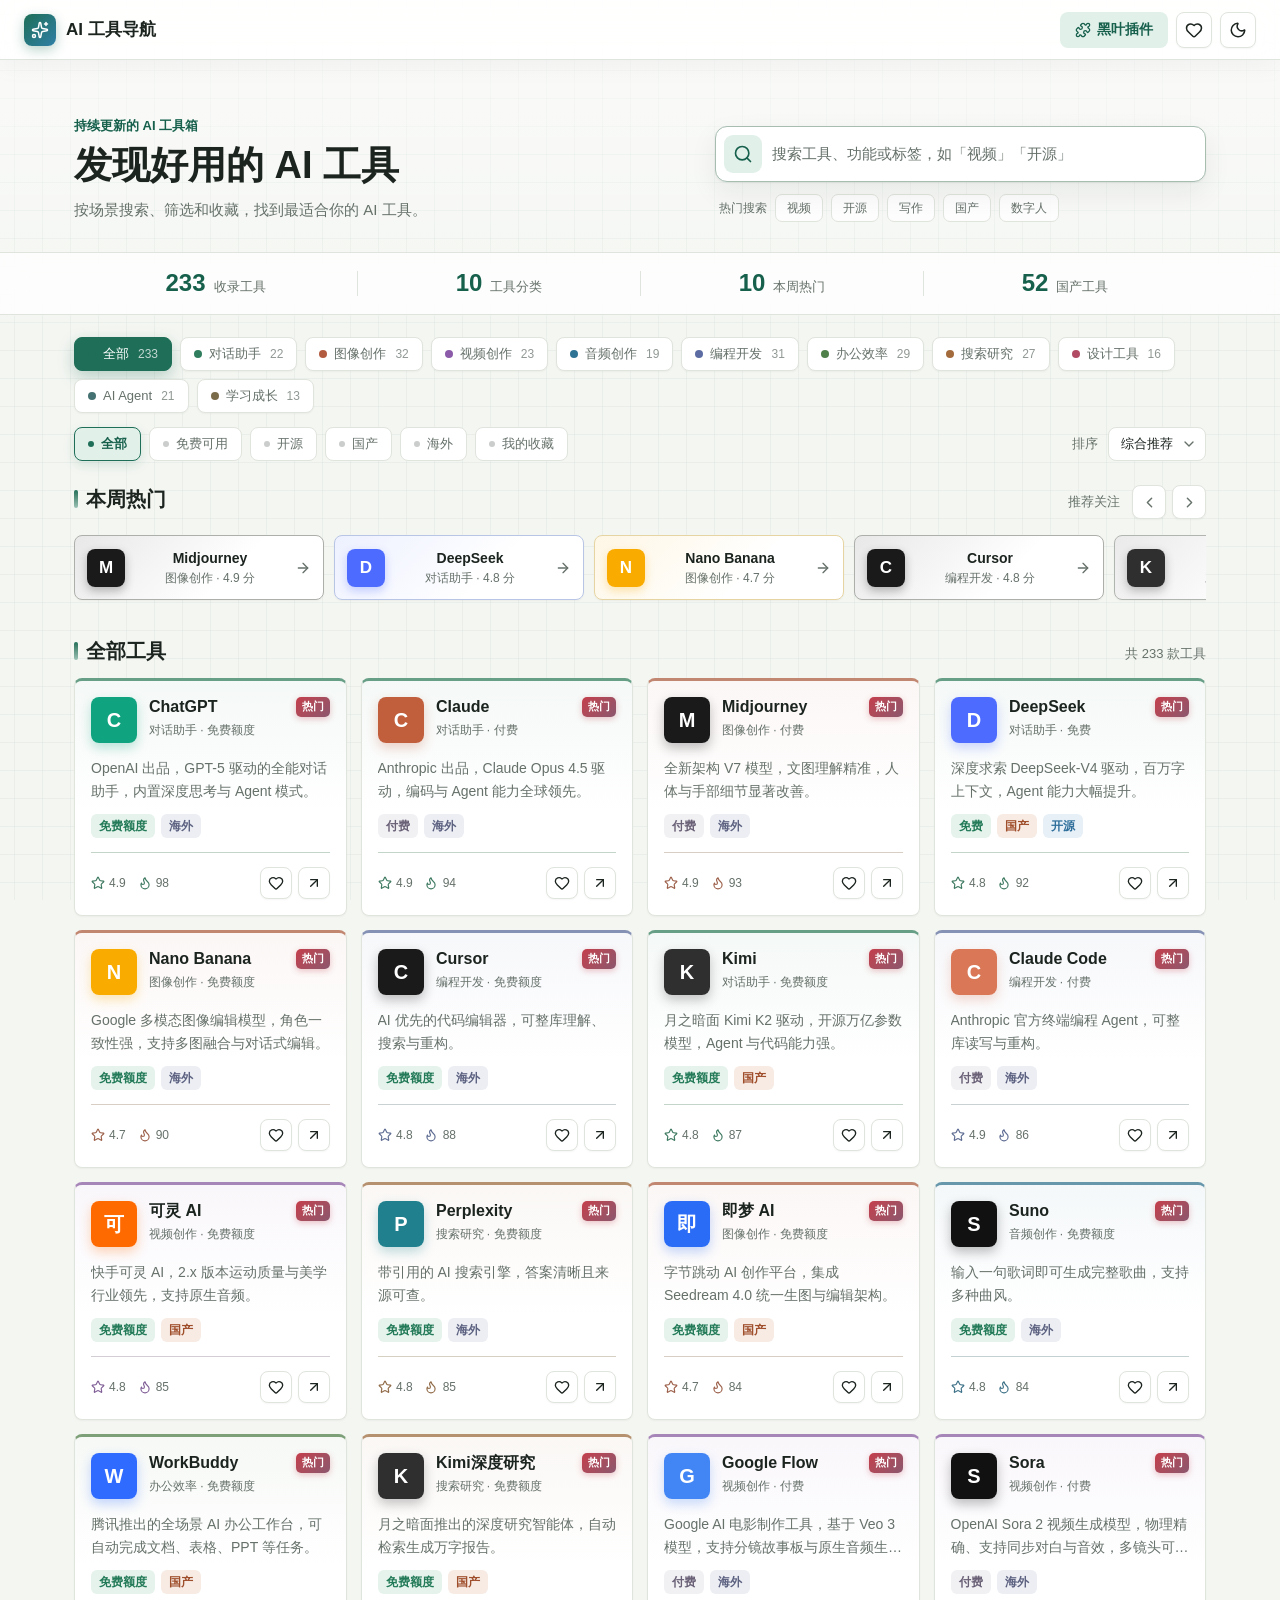
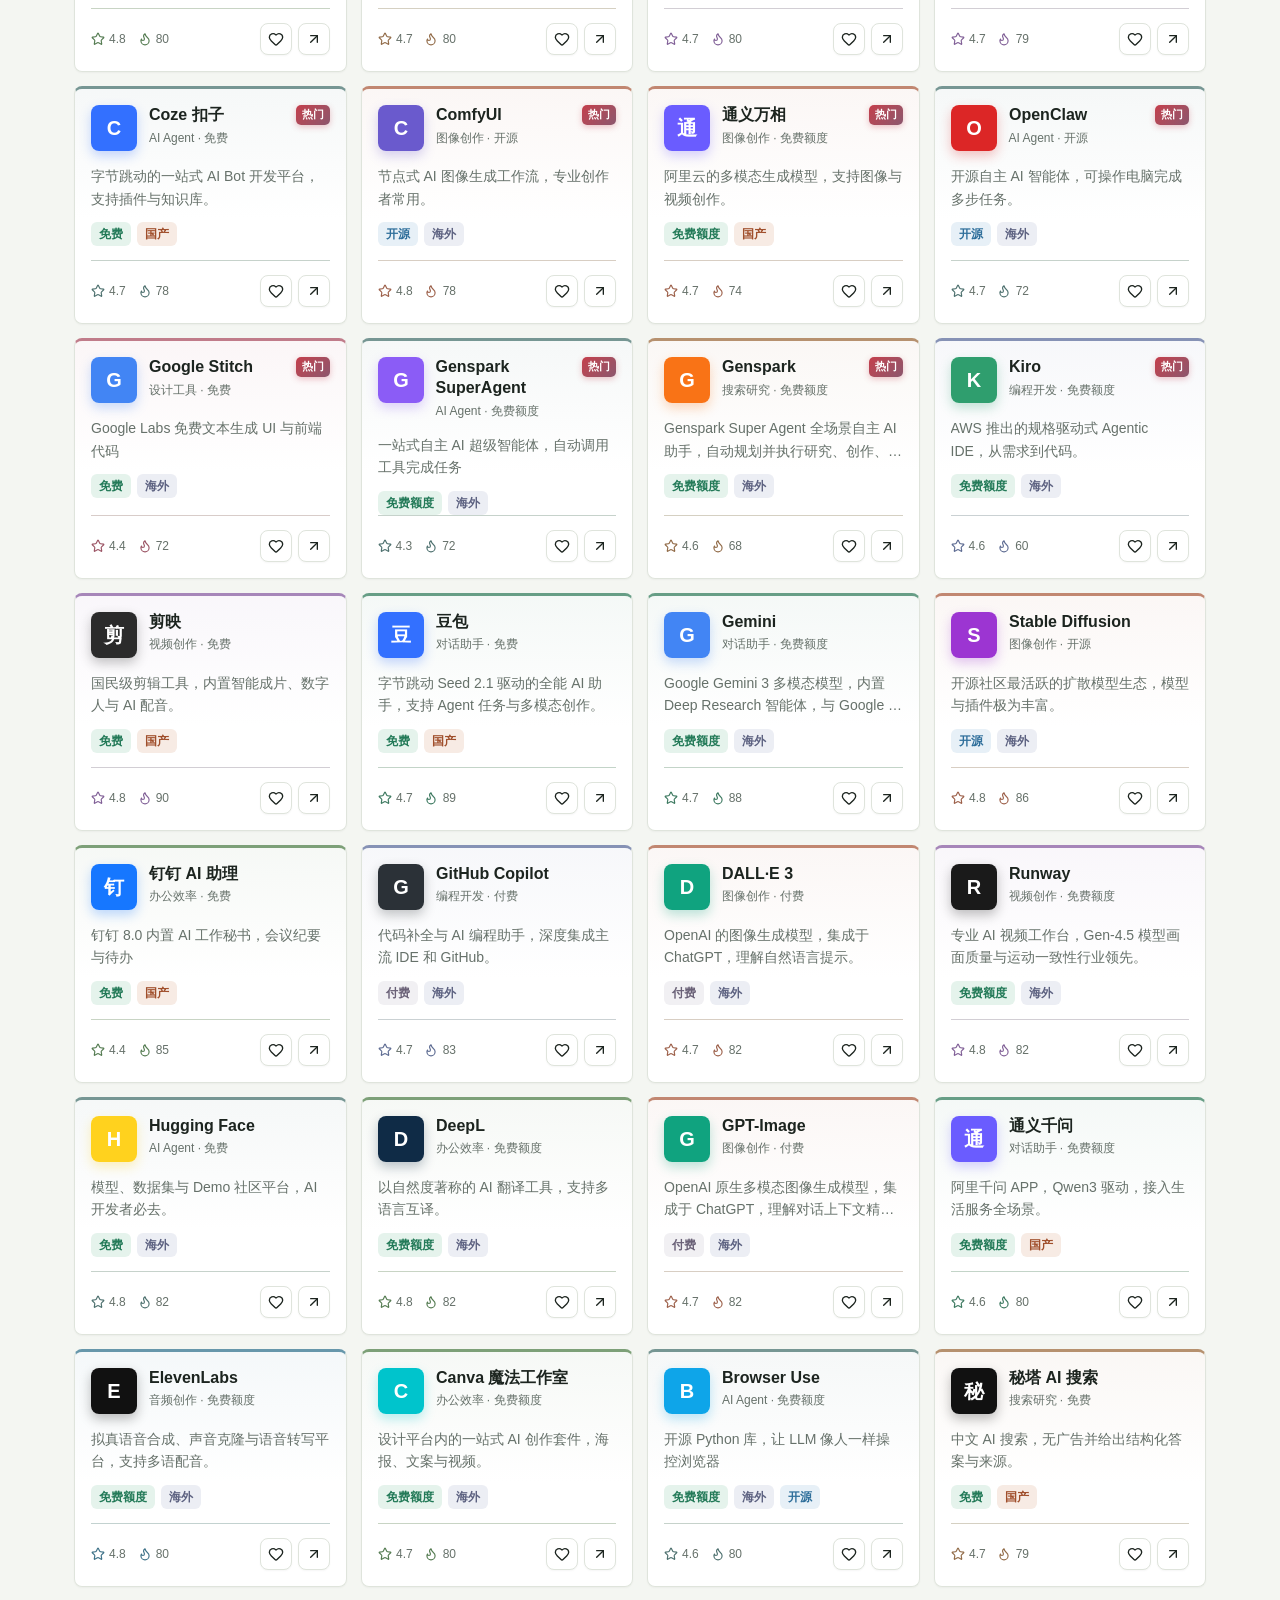
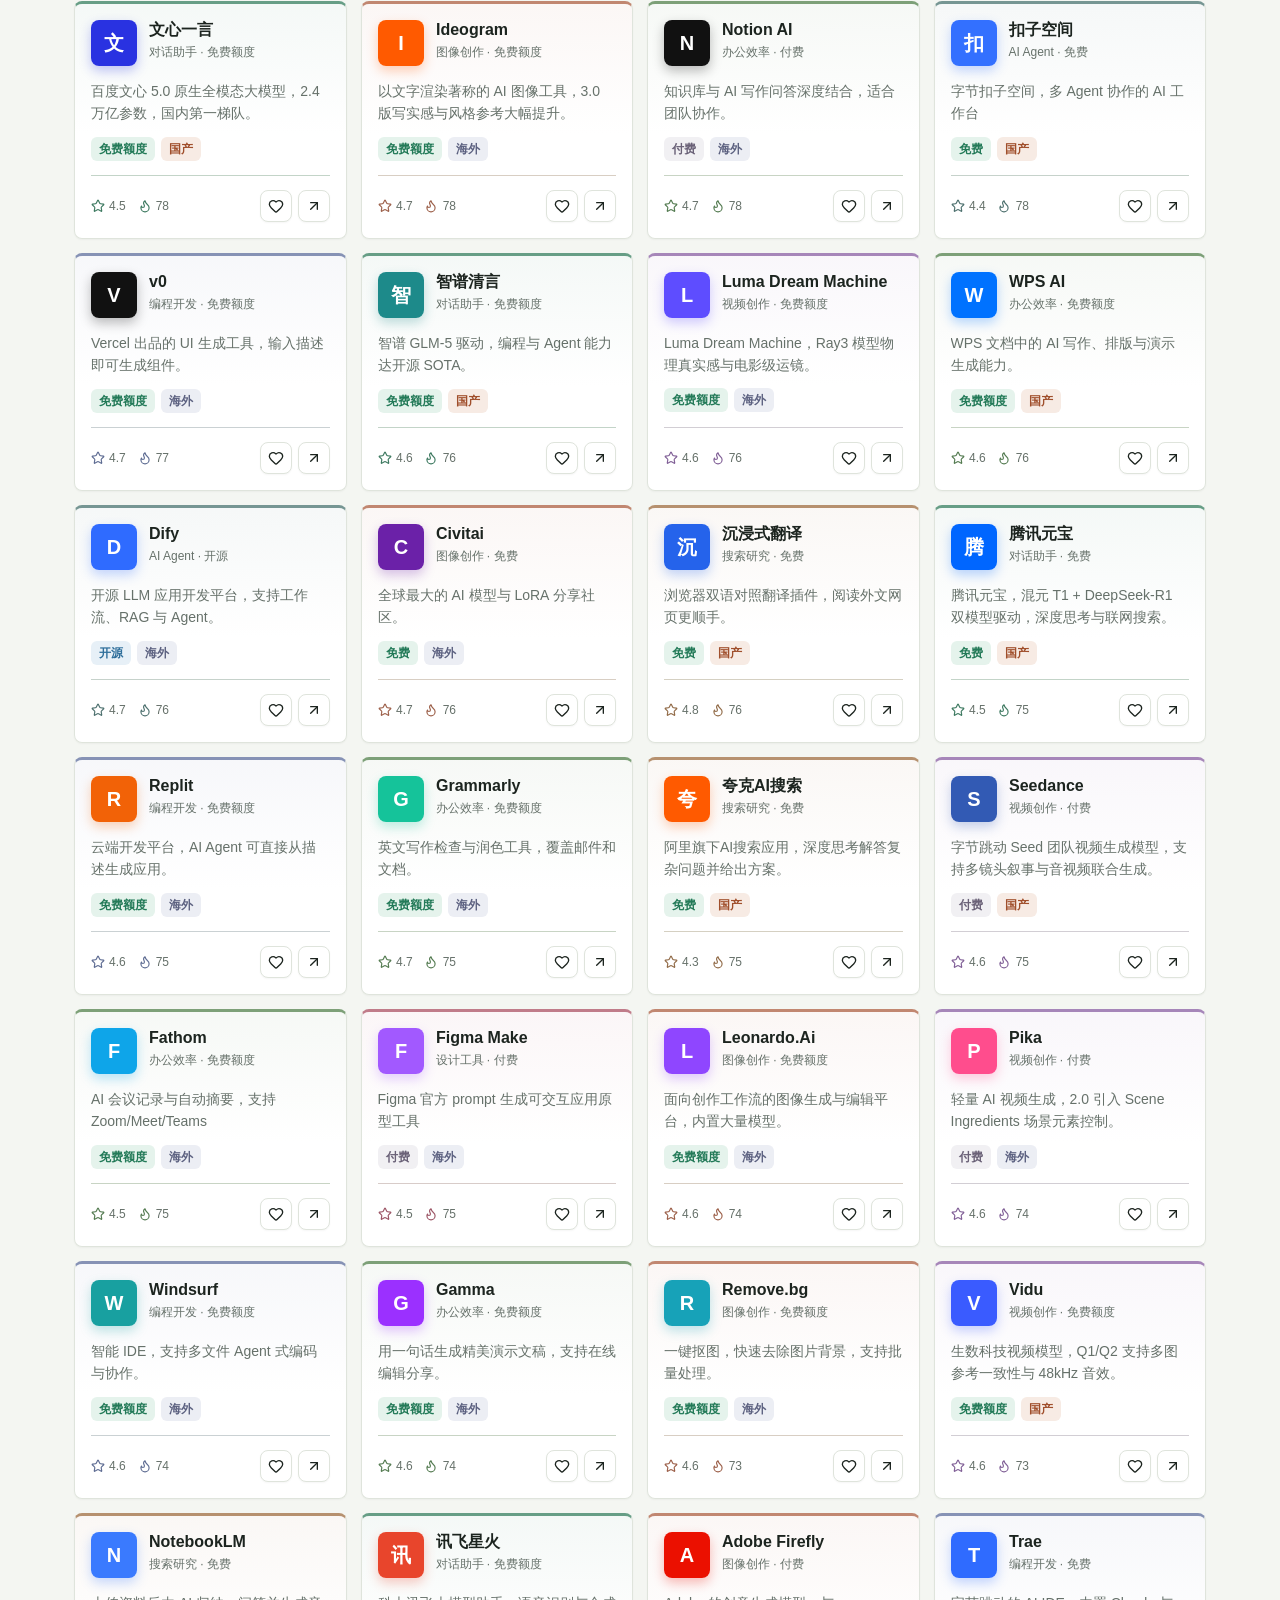
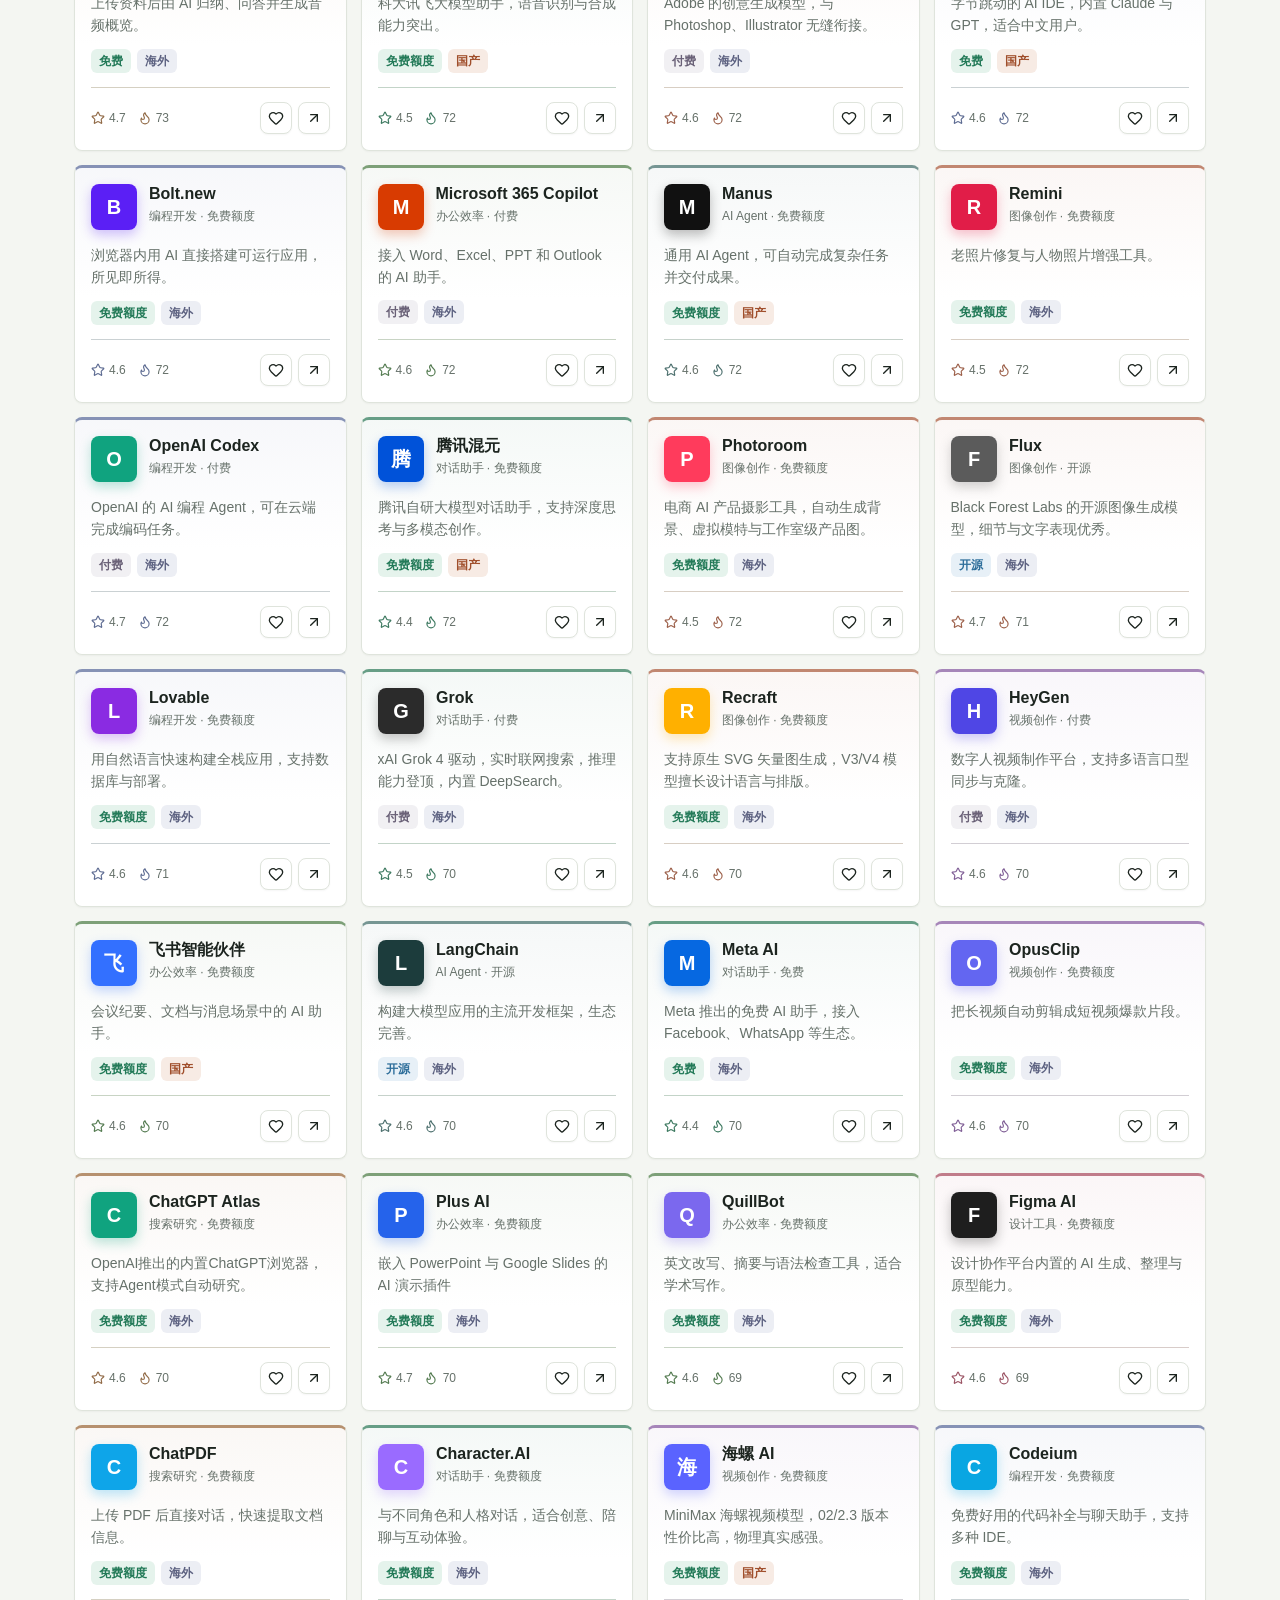
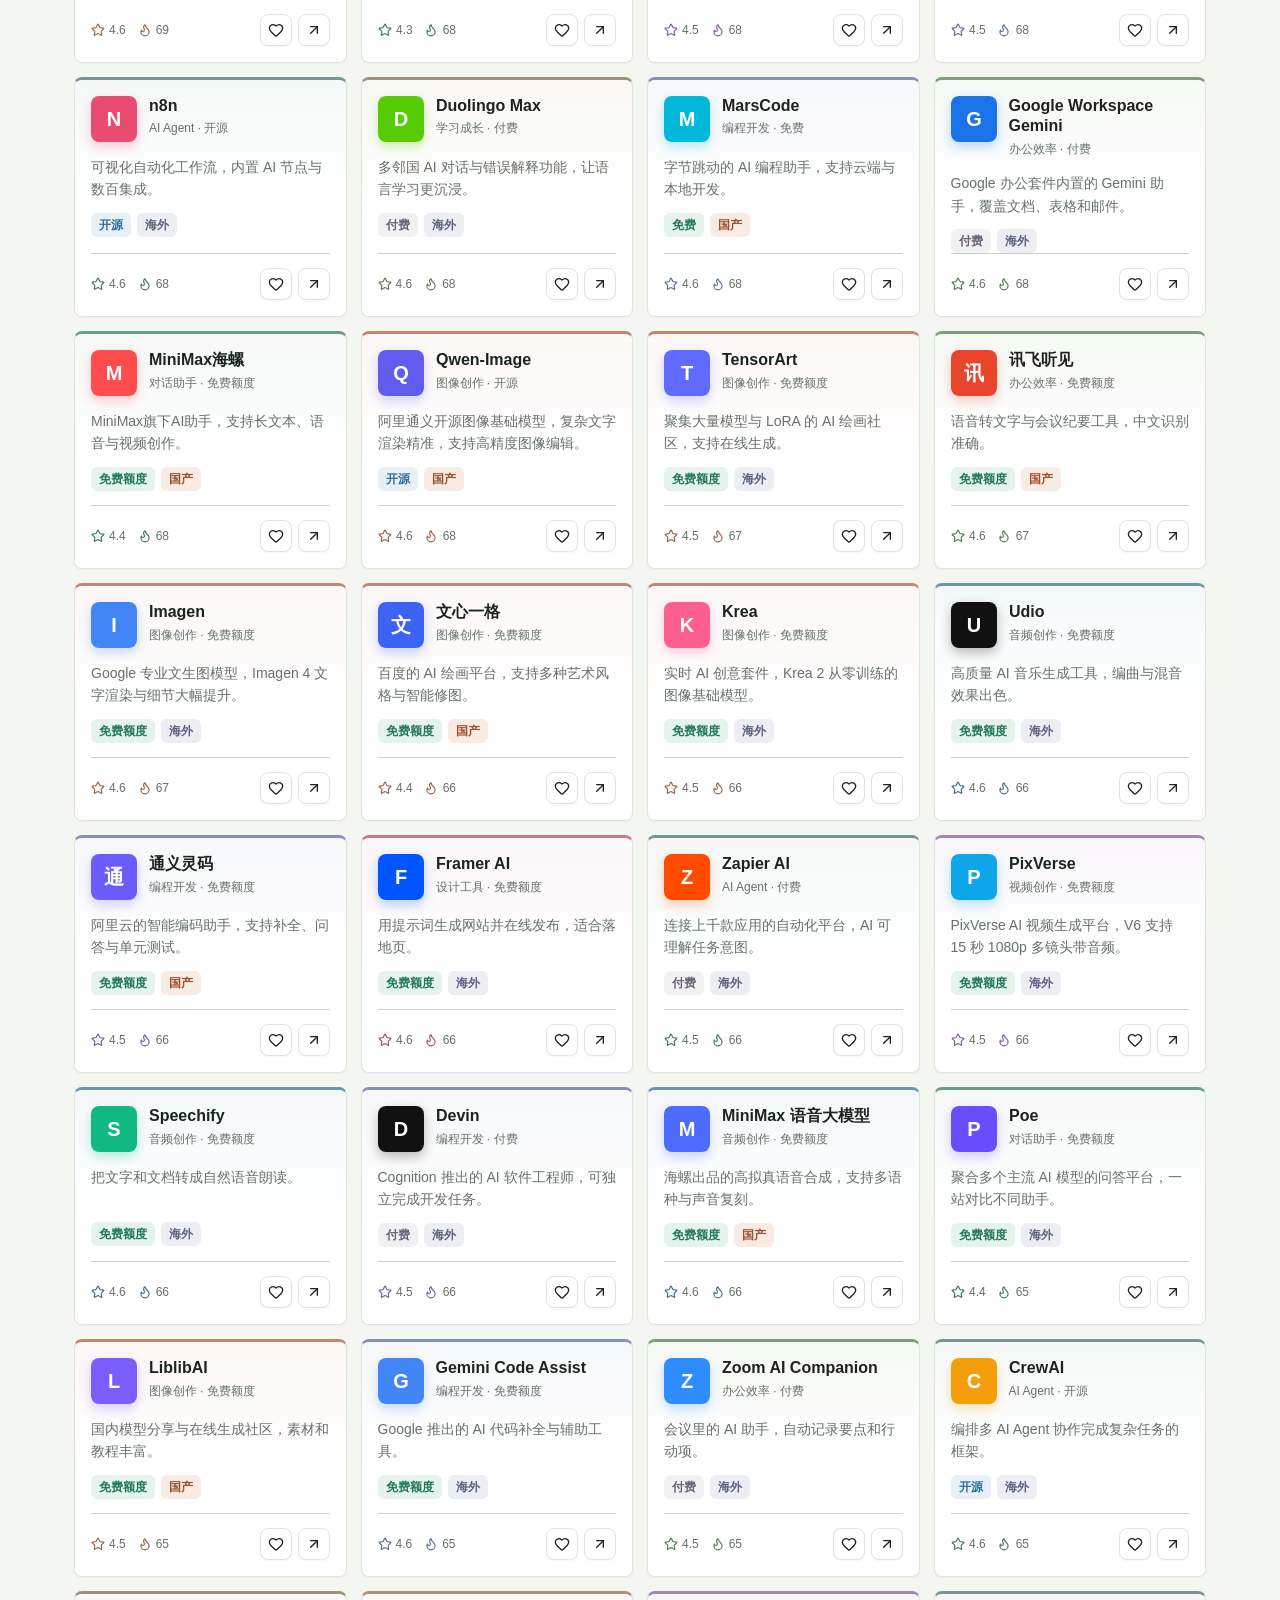
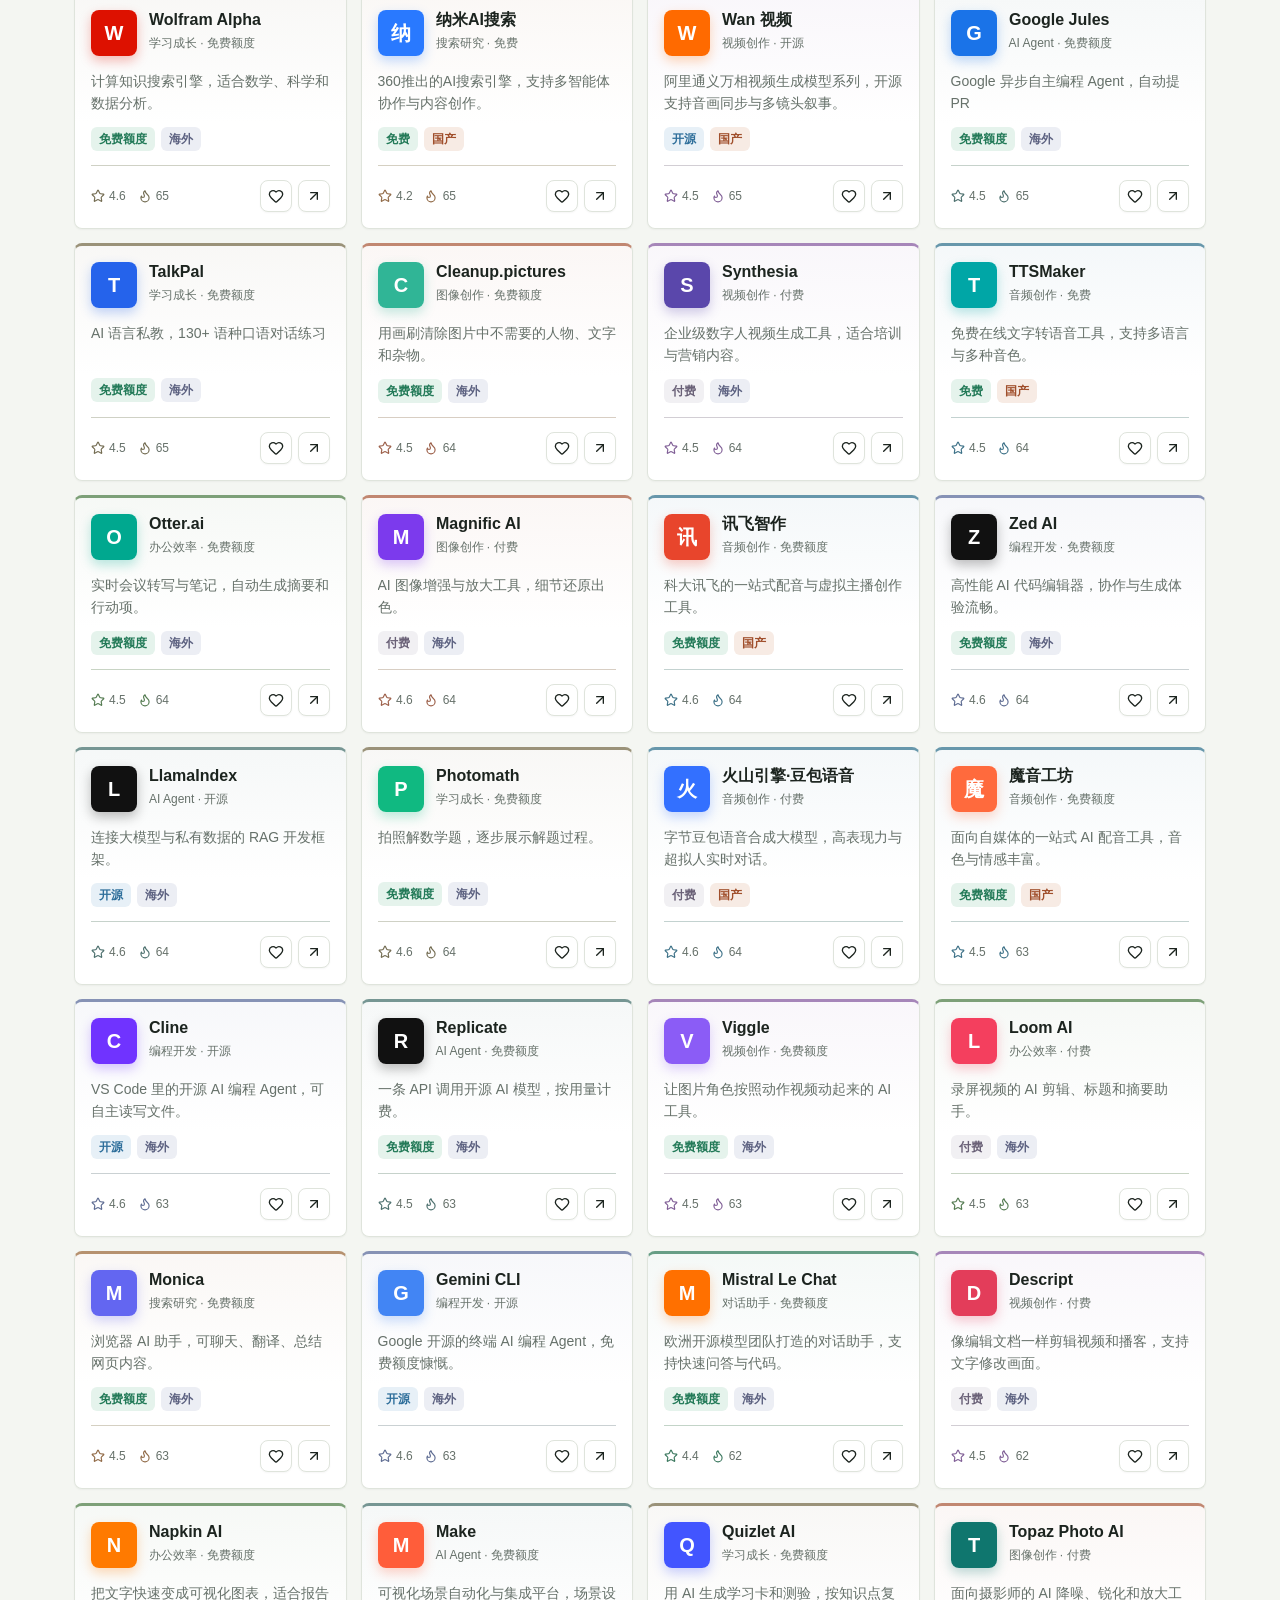
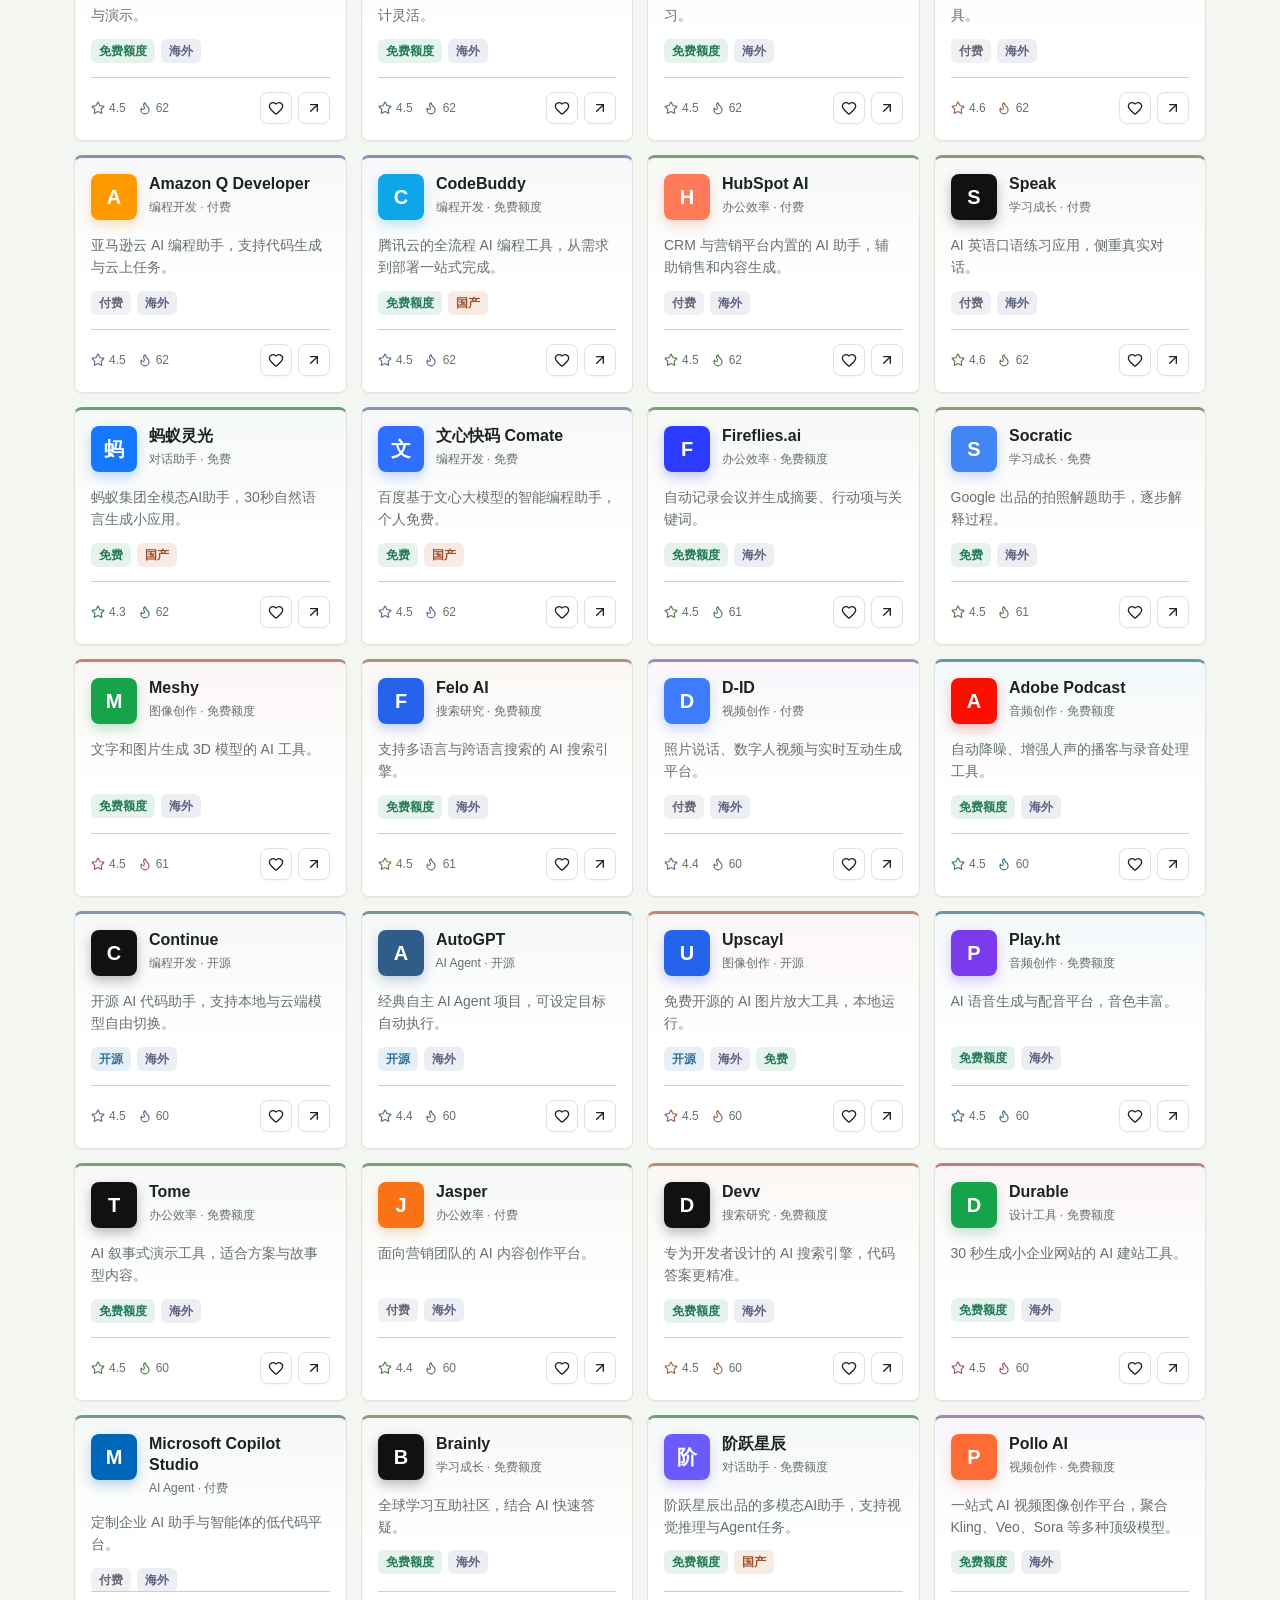
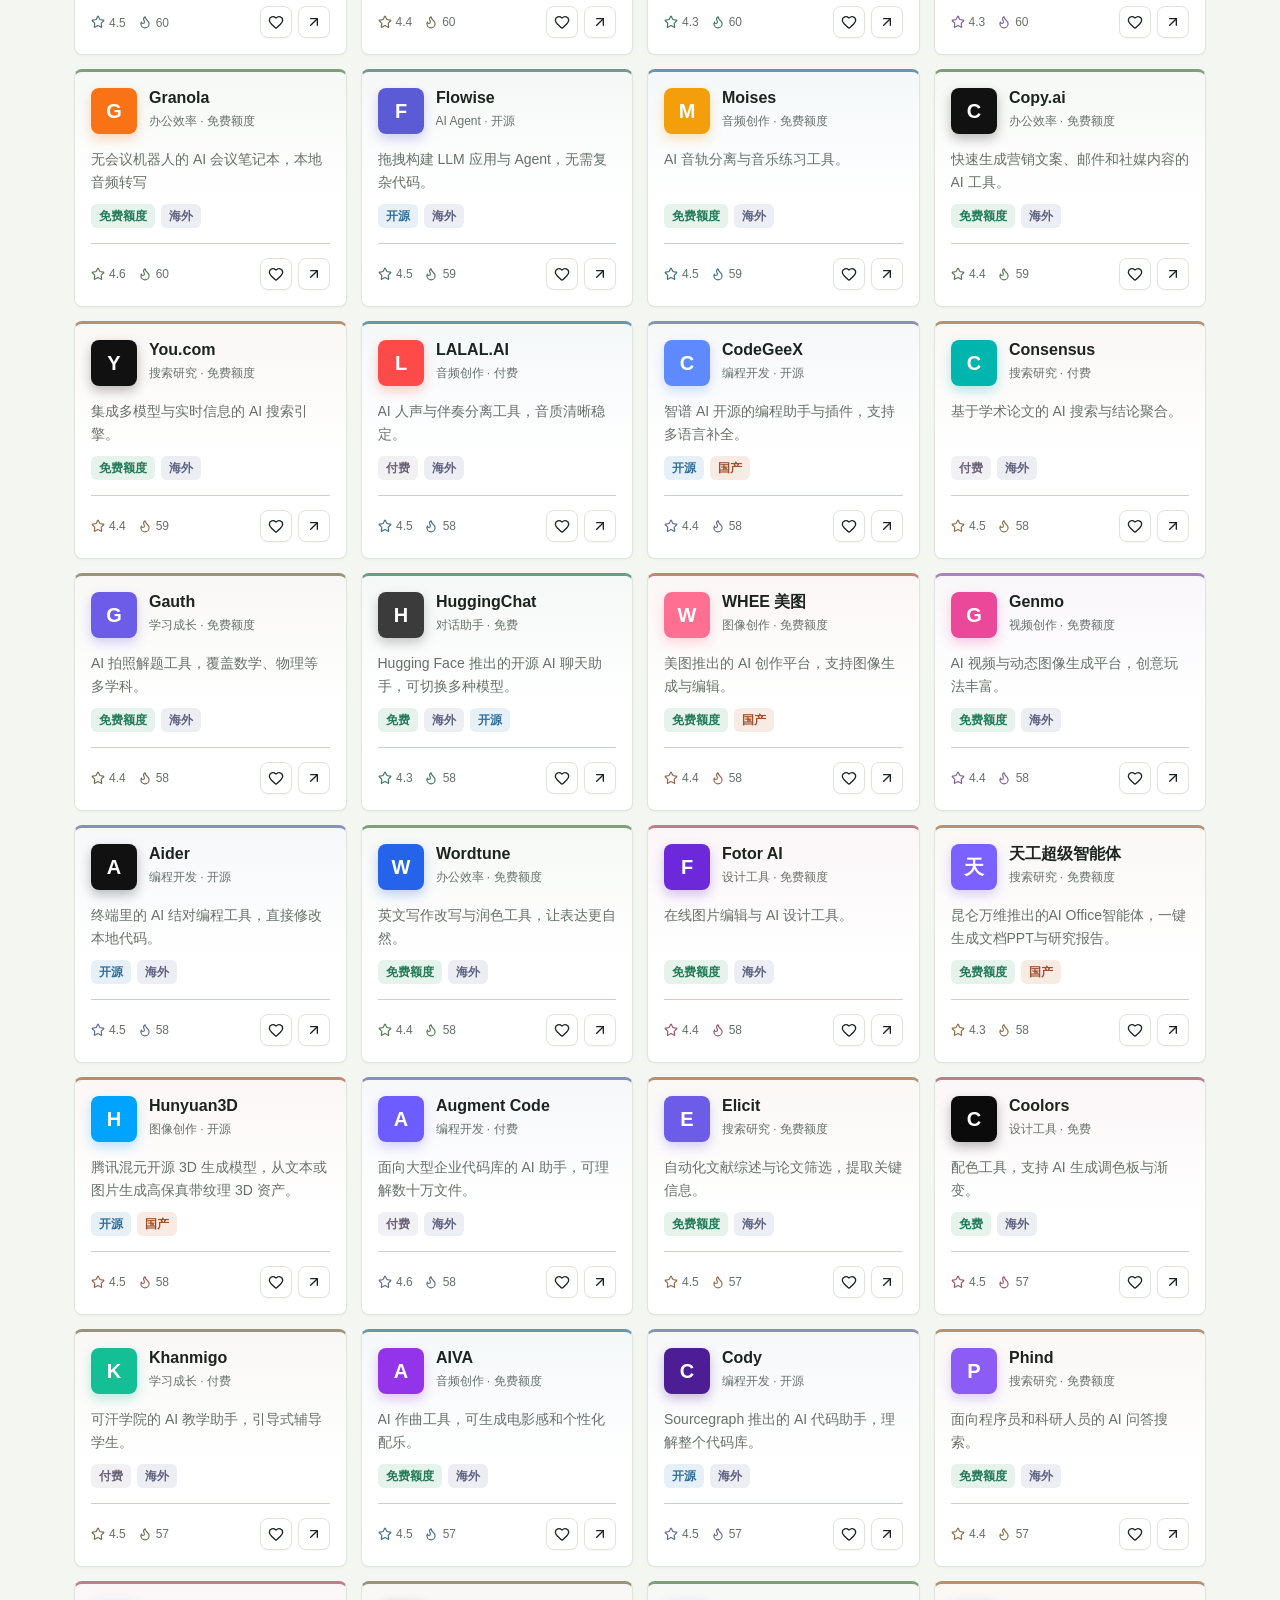
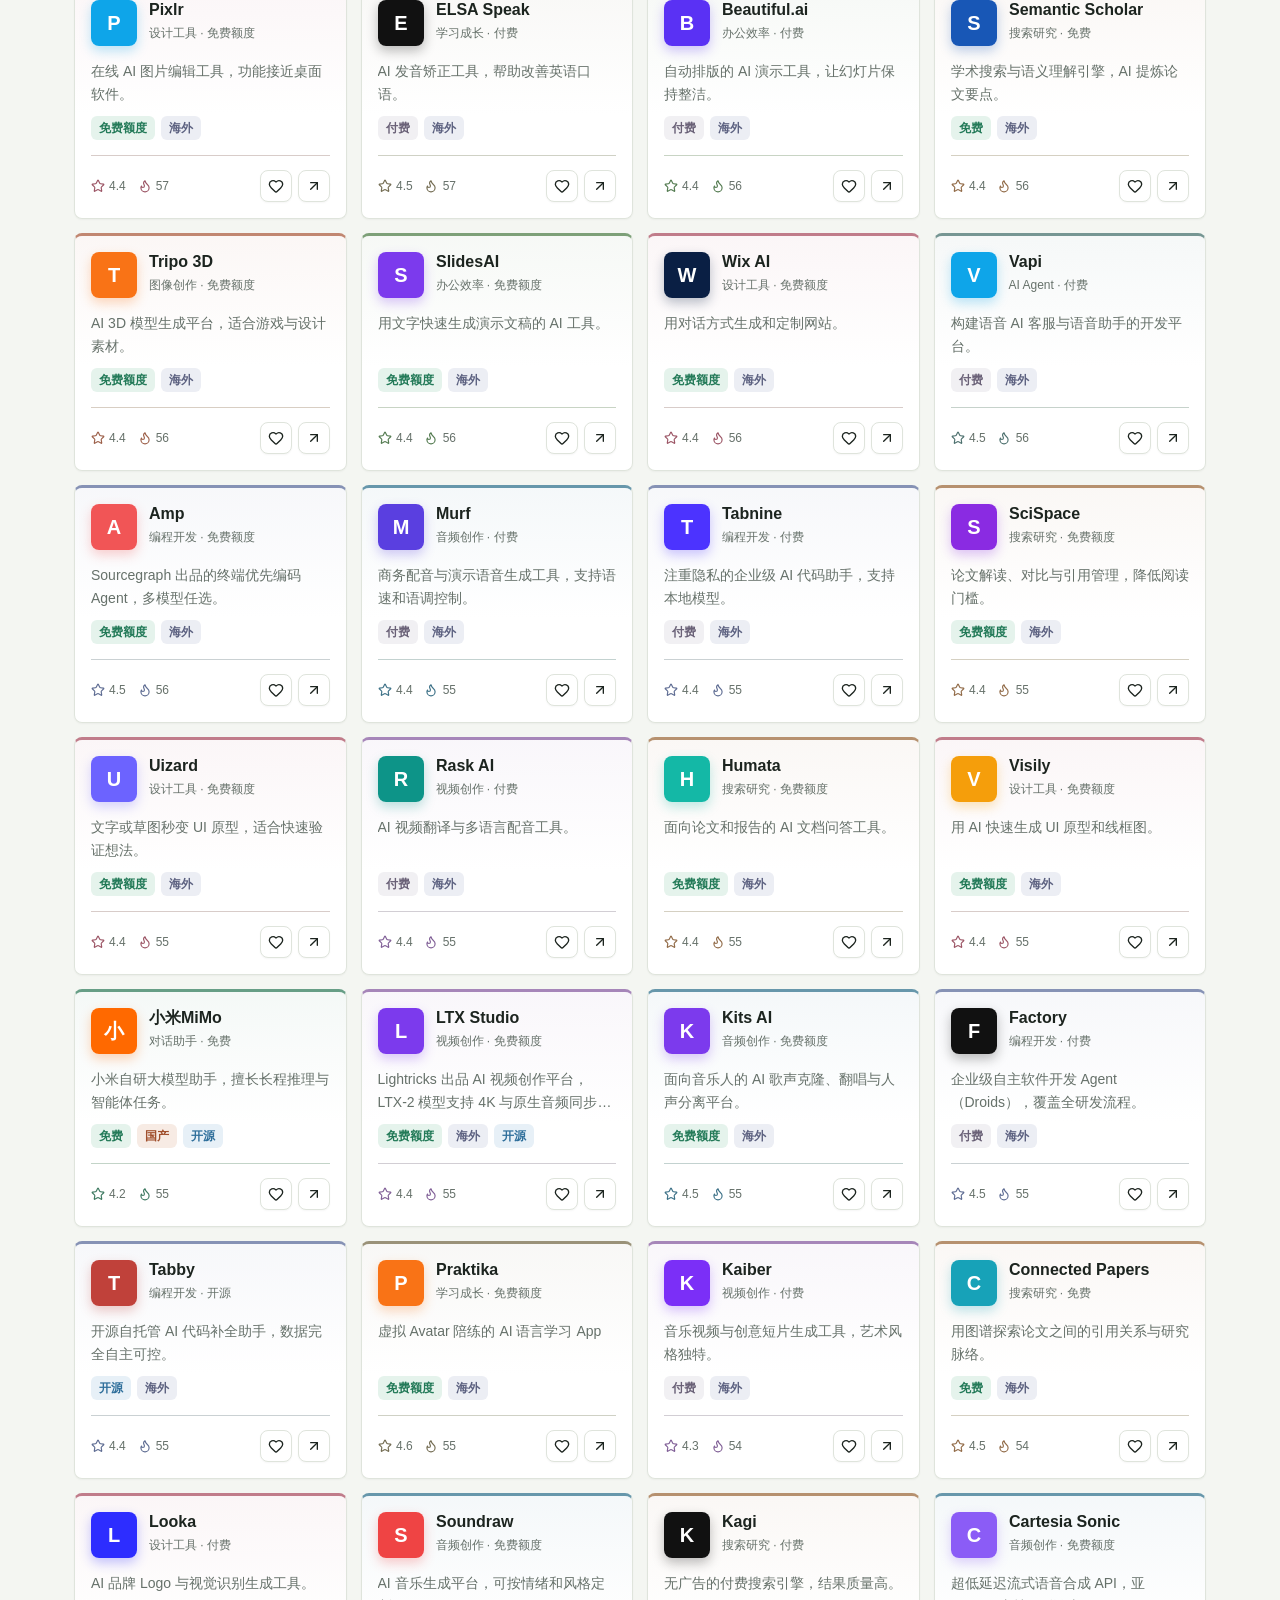
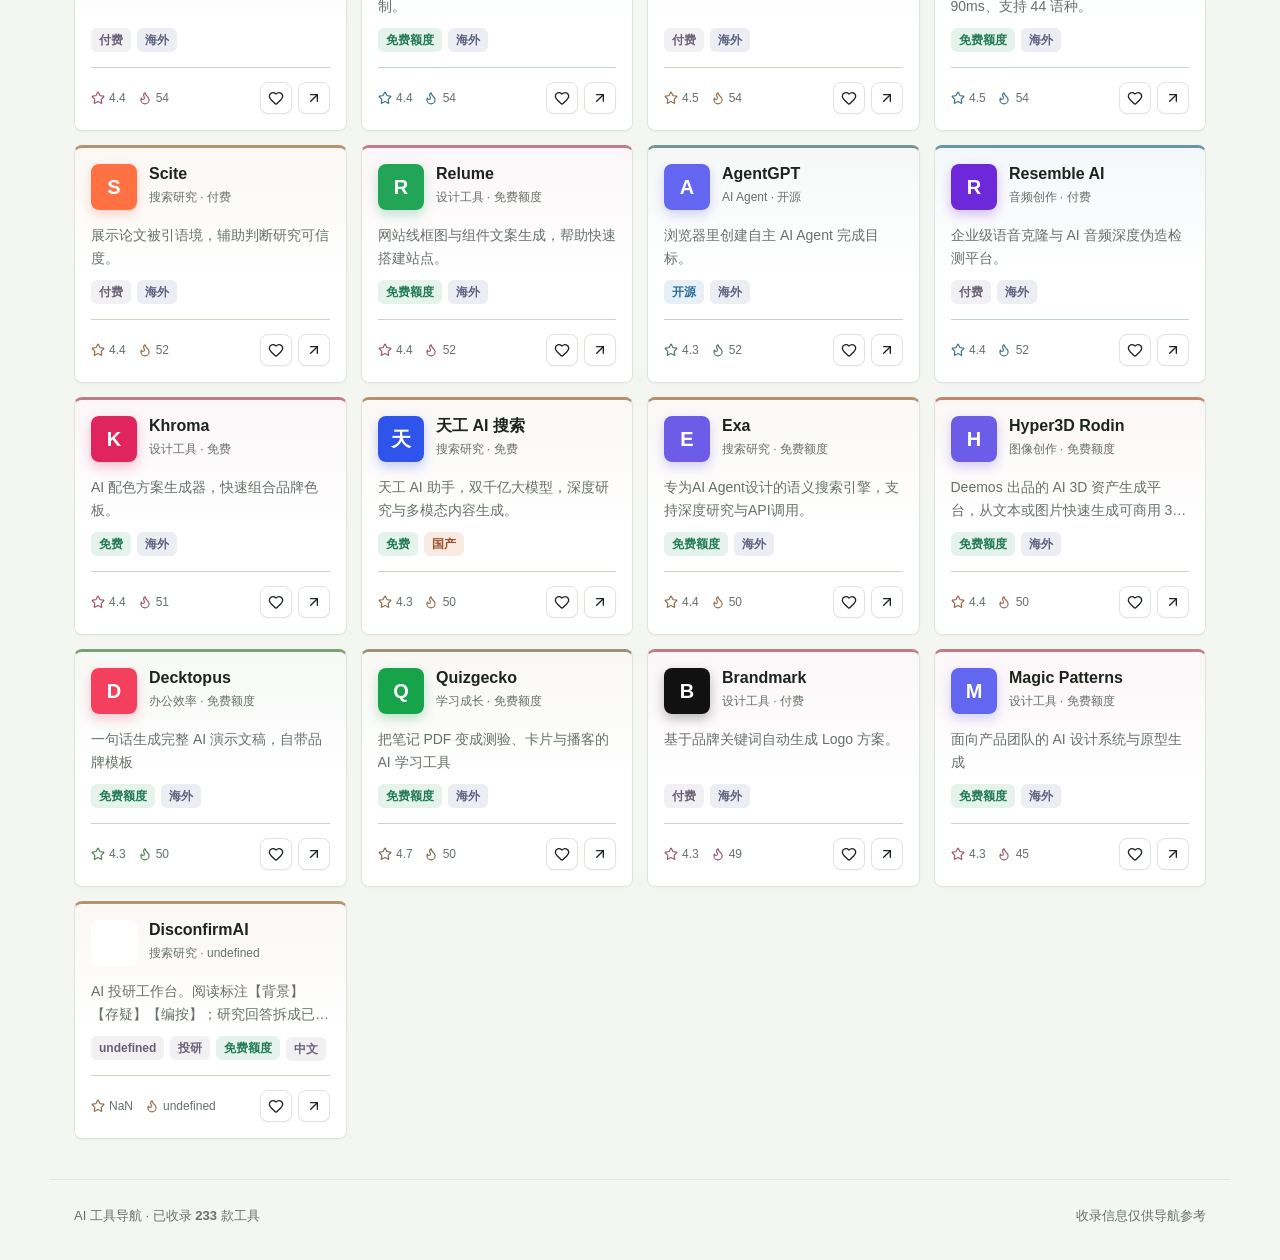
<file: index.html>
<!doctype html>
<html lang="zh-CN">
<head>
  <meta charset="utf-8">
  <meta name="viewport" content="width=device-width, initial-scale=1">
  <title>AI 工具导航</title>
  <meta name="description" content="一站发现、筛选和收藏好用的 AI 工具，覆盖对话、图像、视频、编程、办公、搜索、设计与 Agent。">
  <link rel="stylesheet" href="styles.css">
</head>
<body>
    <header class="topbar">
      <a class="brand" href="#" aria-label="AI 工具导航首页">
        <span class="brand-mark"><i data-lucide="sparkles"></i></span>
        <span class="brand-text">AI 工具导航</span>
      </a>
      <div class="topbar-actions">
        <a class="nav-btn" href="plugins.html" title="黑叶插件">
          <i data-lucide="puzzle"></i><span>黑叶插件</span>
        </a>
        <button id="favoriteBtn" class="icon-btn" type="button" aria-label="查看我的收藏" title="我的收藏">
          <i data-lucide="heart"></i>
          <span class="count-badge" id="favCount" hidden>0</span>
        </button>
        <button id="themeBtn" class="icon-btn" type="button" aria-label="切换深浅色模式" title="切换主题">
          <i data-lucide="moon"></i>
        </button>
      </div>
    </header>

    <main>
    <section class="hero" aria-label="站点头部">
      <div class="hero-copy">
        <p class="eyebrow">持续更新的 AI 工具箱</p>
        <h1>发现好用的 AI 工具</h1>
        <p class="hero-sub">按场景搜索、筛选和收藏，找到最适合你的 AI 工具。</p>
      </div>
      <div class="hero-search">
        <div class="search-box">
          <i data-lucide="search" class="search-icon"></i>
          <input id="searchInput" type="text" placeholder="搜索工具、功能或标签，如「视频」「开源」" autocomplete="off">
          <button id="clearSearch" class="clear-btn" type="button" aria-label="清空搜索" title="清空" hidden>
            <i data-lucide="x"></i>
          </button>
        </div>
        <div class="quick-searches" id="quickSearches" aria-label="热门搜索">
          <span class="quick-label">热门搜索</span>
          <button type="button" data-query="视频">视频</button>
          <button type="button" data-query="开源">开源</button>
          <button type="button" data-query="写作">写作</button>
          <button type="button" data-query="国产">国产</button>
          <button type="button" data-query="数字人">数字人</button>
        </div>
      </div>
    </section>

    <section class="stats-band" aria-label="站点数据">
      <div class="stats-inner">
        <div class="stat-item">
          <strong id="statTools">0</strong>
          <span>收录工具</span>
        </div>
        <div class="stat-item">
          <strong id="statCats">0</strong>
          <span>工具分类</span>
        </div>
        <div class="stat-item">
          <strong id="statHot">0</strong>
          <span>本周热门</span>
        </div>
        <div class="stat-item">
          <strong id="statCn">0</strong>
          <span>国产工具</span>
        </div>
      </div>
    </section>

    <section class="controls" aria-label="筛选与排序">
      <div class="chip-row" id="categoryChips"></div>
      <div class="utility-row">
        <div class="filter-group" id="filterGroup">
          <button class="filter-pill active" type="button" data-filter="all">全部</button>
          <button class="filter-pill" type="button" data-filter="free">免费可用</button>
          <button class="filter-pill" type="button" data-filter="open">开源</button>
          <button class="filter-pill" type="button" data-filter="cn">国产</button>
          <button class="filter-pill" type="button" data-filter="oversea">海外</button>
          <button class="filter-pill" type="button" data-filter="favorites">我的收藏</button>
        </div>
        <div class="sort-group">
          <span class="sort-label">排序</span>
          <span class="select-wrap">
            <select id="sortSelect" aria-label="排序方式">
              <option value="recommend">综合推荐</option>
              <option value="rating">评分最高</option>
              <option value="traffic">热度最高</option>
              <option value="newest">最新收录</option>
            </select>
            <i data-lucide="chevron-down"></i>
          </span>
        </div>
      </div>
    </section>

    <section class="hot-section" id="hotSection" aria-label="热门推荐">
      <div class="section-head">
        <h2>本周热门</h2>
        <div class="section-head-right">
          <span class="section-hint">推荐关注</span>
          <div class="carousel-controls">
            <button class="carousel-btn" id="hotPrev" type="button" aria-label="上一组热门" title="上一组">
              <i data-lucide="chevron-left"></i>
            </button>
            <button class="carousel-btn" id="hotNext" type="button" aria-label="下一组热门" title="下一组">
              <i data-lucide="chevron-right"></i>
            </button>
          </div>
        </div>
      </div>
      <div class="hot-track" id="hotTrack"></div>
    </section>

    <section class="catalog-section" aria-label="全部工具">
      <div class="section-head">
        <h2 id="catalogTitle">全部工具</h2>
        <span class="section-hint" id="resultCount"></span>
      </div>
      <div class="tool-grid" id="toolGrid"></div>
      <div class="empty-state" id="emptyState" hidden>
        <span class="empty-icon"><i data-lucide="search-x"></i></span>
        <h3>没有找到匹配的工具</h3>
        <p>试试更换关键词，或切换到其他分类。</p>
        <button class="text-btn" id="resetBtn" type="button">重置筛选</button>
      </div>
    </section>
  </main>

  <footer class="footer">
    <span>AI 工具导航 · 已收录 <strong id="footerCount">0</strong> 款工具</span>
    <span class="footer-note">收录信息仅供导航参考</span>
  </footer>

  <div class="modal-backdrop" id="modalBackdrop" hidden>
    <div class="modal" role="dialog" aria-modal="true" aria-labelledby="modalName">
      <button class="modal-close icon-btn" id="modalClose" type="button" aria-label="关闭详情" title="关闭">
        <i data-lucide="x"></i>
      </button>
      <div class="modal-body" id="modalBody"></div>
    </div>
  </div>

  <div class="toast" id="toast" role="status" aria-live="polite"></div>
  <button class="back-to-top" id="backToTop" type="button" aria-label="回到顶部" title="回到顶部" hidden>
    <i data-lucide="arrow-up"></i>
  </button>

  <script src="lucide.min.js"></script>
  <script src="data.js"></script>
  <script src="app.js"></script>
</body>
</html>
</file>
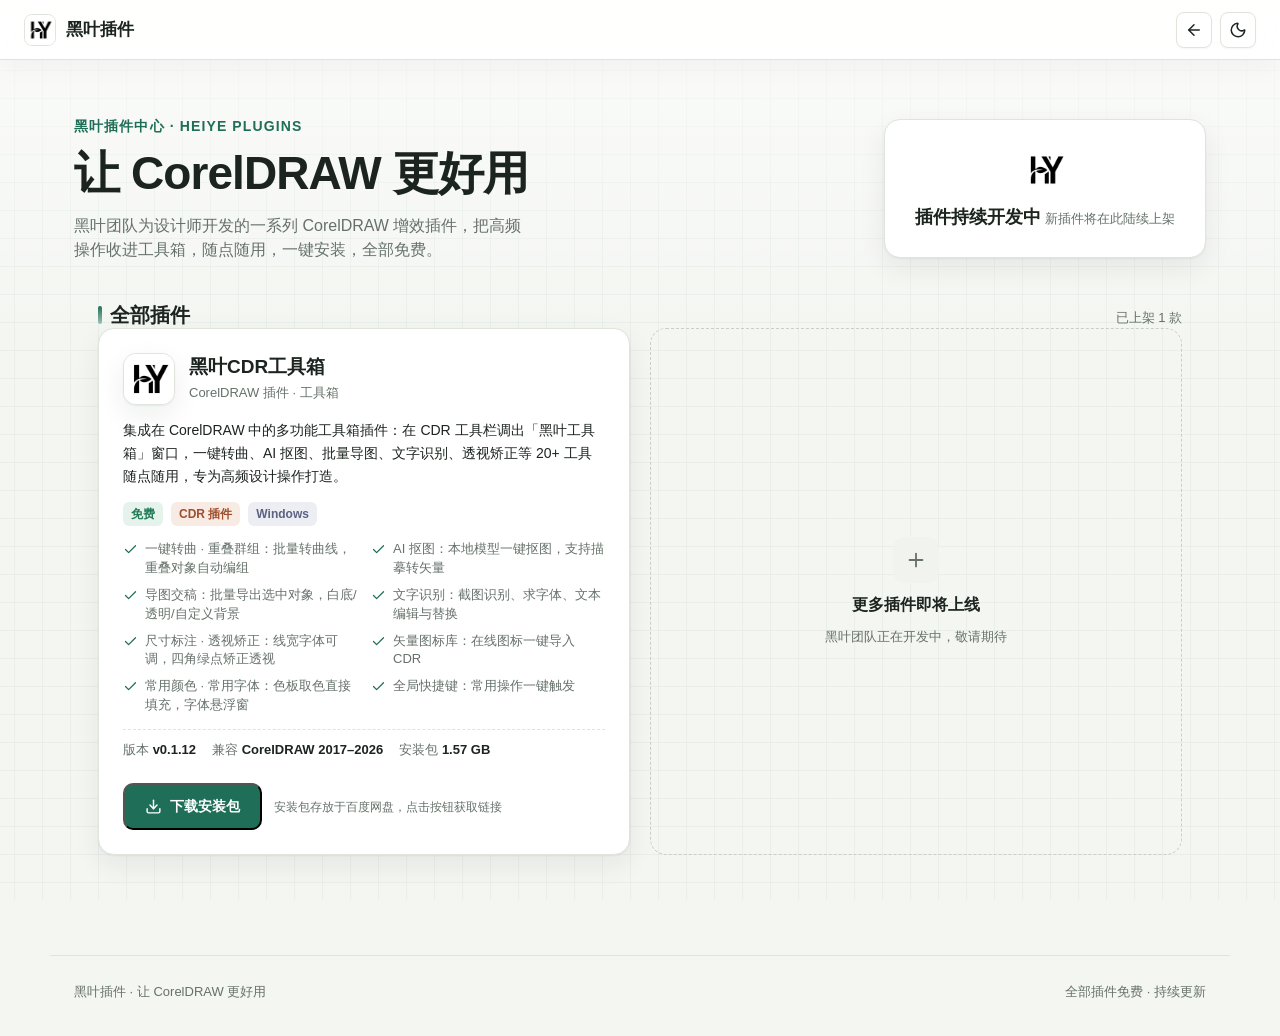
<file: plugins.html>
<!doctype html>
<html lang="zh-CN">
<head>
  <meta charset="utf-8">
  <meta name="viewport" content="width=device-width, initial-scale=1">
  <title>黑叶插件 · 插件中心</title>
  <meta name="description" content="黑叶插件中心：黑叶CDR工具箱等 CorelDRAW 增效插件，一键安装，免费使用，持续更新。">
  <link rel="icon" type="image/png" href="heiye-logo.png">
  <link rel="stylesheet" href="styles.css">
  <style>
    .plugin-hero {
      display: grid;
      grid-template-columns: 1fr auto;
      gap: 32px;
      align-items: center;
      max-width: 1180px;
      margin: 0 auto;
      padding: 56px 24px 40px;
    }
    .plugin-hero-copy .eyebrow {
      color: var(--accent);
      font-weight: 600;
      letter-spacing: .08em;
      margin: 0 0 10px;
      font-size: 14px;
    }
    .plugin-hero-copy h1 {
      margin: 0 0 14px;
      font-size: clamp(30px, 4.5vw, 46px);
      line-height: 1.15;
      letter-spacing: -0.02em;
    }
    .plugin-hero-copy p.hero-sub {
      margin: 0;
      max-width: 52ch;
      color: var(--muted);
      font-size: 16px;
    }
    .plugin-hero-badge {
      display: flex;
      flex-direction: column;
      align-items: center;
      gap: 10px;
      padding: 26px 30px;
      border: 1px solid var(--border);
      border-radius: 16px;
      background: var(--surface);
      box-shadow: var(--shadow);
      text-align: center;
    }
    .plugin-hero-badge svg {
      width: 44px;
      height: 44px;
      color: var(--accent);
    }
    .plugin-hero-badge img {
      width: 48px;
      height: 48px;
      border-radius: 12px;
      object-fit: contain;
    }
    .plugin-hero-badge strong {
      font-size: 18px;
    }
    .plugin-hero-badge span {
      font-size: 13px;
      color: var(--muted);
    }
    .brand-mark {
      background: #fff;
      border: 1px solid var(--border);
      overflow: hidden;
      box-shadow: none;
    }
    .brand-mark img {
      width: 100%;
      height: 100%;
      object-fit: contain;
    }
    .plugin-grid {
      display: grid;
      grid-template-columns: repeat(2, minmax(0, 1fr));
      gap: 20px;
      max-width: 1180px;
      margin: 0 auto;
      padding: 0 24px 60px;
    }
    .plugin-card {
      display: flex;
      flex-direction: column;
      gap: 14px;
      padding: 24px;
      border: 1px solid var(--border);
      border-radius: 16px;
      background: var(--surface);
      box-shadow: var(--shadow);
      transition: box-shadow .2s ease, transform .2s ease;
    }
    .plugin-card:hover {
      box-shadow: var(--shadow-hover);
      transform: translateY(-2px);
    }
    .plugin-card-head {
      display: flex;
      align-items: center;
      gap: 14px;
    }
    .plugin-logo {
      display: flex;
      align-items: center;
      justify-content: center;
      width: 52px;
      height: 52px;
      border-radius: 13px;
      background: #fff;
      border: 1px solid var(--border);
      box-shadow: var(--shadow);
      flex: none;
      overflow: hidden;
    }
    .plugin-logo img {
      width: 100%;
      height: 100%;
      object-fit: contain;
    }
    .plugin-title-wrap h3 {
      margin: 0 0 4px;
      font-size: 19px;
      line-height: 1.3;
    }
    .plugin-title-wrap .plugin-category {
      font-size: 13px;
      color: var(--muted);
    }
    .plugin-desc {
      margin: 0;
      color: var(--text);
      font-size: 14px;
      line-height: 1.65;
    }
    .plugin-tags {
      display: flex;
      flex-wrap: wrap;
      gap: 8px;
    }
    .plugin-features {
      display: grid;
      grid-template-columns: repeat(2, minmax(0, 1fr));
      gap: 8px 14px;
      margin: 0;
      padding: 0;
      list-style: none;
    }
    .plugin-features li {
      display: flex;
      align-items: flex-start;
      gap: 7px;
      font-size: 13px;
      color: var(--muted);
      line-height: 1.45;
    }
    .plugin-features svg {
      width: 15px;
      height: 15px;
      color: var(--accent);
      flex: none;
      margin-top: 2px;
    }
    .plugin-meta {
      display: flex;
      flex-wrap: wrap;
      gap: 8px 16px;
      padding: 10px 0;
      border-top: 1px dashed var(--border);
      font-size: 13px;
      color: var(--muted);
    }
    .plugin-meta b {
      color: var(--text);
      font-weight: 600;
    }
    .plugin-actions {
      display: flex;
      align-items: center;
      gap: 12px;
      margin-top: auto;
    }
    .download-btn {
      display: inline-flex;
      align-items: center;
      gap: 8px;
      padding: 11px 20px;
      border-radius: 10px;
      background: var(--accent);
      color: #fff;
      font-size: 14px;
      font-weight: 600;
      text-decoration: none;
      transition: background .2s ease, transform .15s ease;
    }
    html[data-theme="dark"] .download-btn {
      color: #0d1512;
    }
    .download-btn:hover {
      background: var(--accent-text);
      transform: translateY(-1px);
    }
    .download-btn svg {
      width: 17px;
      height: 17px;
    }
    .download-note {
      font-size: 12px;
      color: var(--muted);
    }
    .plugin-card.placeholder {
      justify-content: center;
      align-items: center;
      min-height: 280px;
      border: 1.5px dashed var(--border-strong);
      background: transparent;
      box-shadow: none;
      text-align: center;
      gap: 10px;
    }
    .plugin-card.placeholder:hover {
      transform: none;
      box-shadow: none;
    }
    .placeholder-icon {
      display: flex;
      align-items: center;
      justify-content: center;
      width: 46px;
      height: 46px;
      border-radius: 12px;
      background: var(--surface-2);
      color: var(--muted);
    }
    .placeholder-icon svg {
      width: 22px;
      height: 22px;
    }
    .plugin-card.placeholder strong {
      font-size: 16px;
    }
    .plugin-card.placeholder span {
      font-size: 13px;
      color: var(--muted);
    }
    @media (max-width: 820px) {
      .plugin-hero {
        grid-template-columns: 1fr;
        padding: 40px 16px 28px;
      }
      .plugin-hero-badge {
        flex-direction: row;
        justify-content: center;
        gap: 12px;
        padding: 16px 20px;
      }
      .plugin-hero-badge svg {
        width: 30px;
        height: 30px;
      }
      .plugin-grid {
        grid-template-columns: 1fr;
        padding: 0 16px 48px;
      }
      .plugin-features {
        grid-template-columns: 1fr;
      }
    }
    .download-card {
      display: flex;
      flex-direction: column;
      gap: 16px;
      padding: 6px 0 2px;
    }
    .download-card-head {
      display: flex;
      align-items: center;
      gap: 12px;
    }
    .download-card-head .card-icon {
      display: flex;
      align-items: center;
      justify-content: center;
      width: 44px;
      height: 44px;
      border-radius: 11px;
      background: var(--accent-soft);
      color: var(--accent-text);
      flex: none;
    }
    .download-card-head .card-icon svg {
      width: 22px;
      height: 22px;
    }
    .download-card-head h3 {
      margin: 0;
      font-size: 17px;
    }
    .download-card-head p {
      margin: 3px 0 0;
      font-size: 13px;
      color: var(--muted);
    }
    .pan-field {
      display: flex;
      align-items: center;
      gap: 10px;
      padding: 12px 14px;
      border: 1px solid var(--border);
      border-radius: 10px;
      background: var(--surface-2);
    }
    .pan-field .field-label {
      flex: none;
      font-size: 12px;
      color: var(--muted);
    }
    .pan-field .field-value {
      flex: 1;
      min-width: 0;
      overflow: hidden;
      text-overflow: ellipsis;
      white-space: nowrap;
      font-size: 14px;
      font-weight: 600;
      color: var(--text);
    }
    .pan-field .code-value {
      flex: 1;
      font-size: 22px;
      font-weight: 700;
      letter-spacing: 0.35em;
      color: var(--accent-text);
      font-variant-numeric: tabular-nums;
    }
    .pan-copy-btn {
      display: inline-flex;
      align-items: center;
      gap: 6px;
      height: 34px;
      padding: 0 14px;
      border: 1px solid var(--border-strong);
      border-radius: 8px;
      background: var(--surface);
      color: var(--text);
      font-size: 13px;
      font-weight: 600;
      cursor: pointer;
      transition: border-color 0.15s ease, color 0.15s ease, background 0.15s ease;
    }
    .pan-copy-btn:hover {
      border-color: var(--accent);
      color: var(--accent-text);
      background: var(--accent-soft);
    }
    .pan-copy-btn svg {
      width: 15px;
      height: 15px;
    }
    .pan-copy-btn.copied {
      border-color: var(--success);
      color: var(--success);
      background: var(--tag-free-bg);
    }
    .download-card-tip {
      margin: 0;
      font-size: 12px;
      color: var(--muted);
      line-height: 1.6;
    }
    .download-card-actions {
      display: flex;
      gap: 10px;
    }
    .download-card-actions .primary-btn {
      flex: 1;
    }
    .modal .modal-close {
      top: 14px;
      right: 14px;
    }
  </style>
</head>
<body>
  <header class="topbar">
    <a class="brand" href="plugins.html" aria-label="黑叶插件首页">
      <span class="brand-mark"><img src="heiye-logo.png" alt="黑叶插件"></span>
      <span class="brand-text">黑叶插件</span>
    </a>
    <div class="topbar-actions">
      <a class="icon-btn" href="index.html" aria-label="返回 AI 工具导航" title="返回 AI 工具导航">
        <i data-lucide="arrow-left"></i>
      </a>
      <button id="themeBtn" class="icon-btn" type="button" aria-label="切换深浅色模式" title="切换主题">
        <i data-lucide="moon"></i>
      </button>
    </div>
  </header>

  <main>
    <section class="plugin-hero" aria-label="黑叶插件中心介绍">
      <div class="plugin-hero-copy">
        <p class="eyebrow">黑叶插件中心 · HEIYE PLUGINS</p>
        <h1>让 CorelDRAW 更好用</h1>
        <p class="hero-sub">黑叶团队为设计师开发的一系列 CorelDRAW 增效插件，把高频操作收进工具箱，随点随用，一键安装，全部免费。</p>
      </div>
      <div class="plugin-hero-badge">
        <img src="heiye-logo.png" alt="黑叶插件">
        <div>
          <strong>插件持续开发中</strong>
          <span>新插件将在此陆续上架</span>
        </div>
      </div>
    </section>

    <section class="catalog-section" aria-label="全部插件">
      <div class="section-head" style="max-width:1180px;margin:0 auto;padding:0 24px;">
        <h2 id="catalogTitle">全部插件</h2>
        <span class="section-hint" id="resultCount">已上架 1 款</span>
      </div>
      <div class="plugin-grid">
        <!-- 黑叶CDR工具箱 -->
        <article class="plugin-card">
          <div class="plugin-card-head">
            <div class="plugin-logo"><img src="heiye-logo.png" alt="黑叶CDR工具箱"></div>
            <div class="plugin-title-wrap">
              <h3>黑叶CDR工具箱</h3>
              <div class="plugin-category">CorelDRAW 插件 · 工具箱</div>
            </div>
          </div>
          <p class="plugin-desc">集成在 CorelDRAW 中的多功能工具箱插件：在 CDR 工具栏调出「黑叶工具箱」窗口，一键转曲、AI 抠图、批量导图、文字识别、透视矫正等 20+ 工具随点随用，专为高频设计操作打造。</p>
          <div class="plugin-tags">
            <span class="tag free">免费</span>
            <span class="tag home">CDR 插件</span>
            <span class="tag global">Windows</span>
          </div>
          <ul class="plugin-features">
            <li><i data-lucide="check"></i>一键转曲 · 重叠群组：批量转曲线，重叠对象自动编组</li>
            <li><i data-lucide="check"></i>AI 抠图：本地模型一键抠图，支持描摹转矢量</li>
            <li><i data-lucide="check"></i>导图交稿：批量导出选中对象，白底/透明/自定义背景</li>
            <li><i data-lucide="check"></i>文字识别：截图识别、求字体、文本编辑与替换</li>
            <li><i data-lucide="check"></i>尺寸标注 · 透视矫正：线宽字体可调，四角绿点矫正透视</li>
            <li><i data-lucide="check"></i>矢量图标库：在线图标一键导入 CDR</li>
            <li><i data-lucide="check"></i>常用颜色 · 常用字体：色板取色直接填充，字体悬浮窗</li>
            <li><i data-lucide="check"></i>全局快捷键：常用操作一键触发</li>
          </ul>
          <div class="plugin-meta">
            <span>版本 <b>v0.1.12</b></span>
            <span>兼容 <b>CorelDRAW 2017–2026</b></span>
            <span>安装包 <b>1.57 GB</b></span>
          </div>
          <div class="plugin-actions">
            <button class="download-btn" id="downloadBtn" type="button">
              <i data-lucide="download"></i>下载安装包
            </button>
            <span class="download-note">安装包存放于百度网盘，点击按钮获取链接</span>
          </div>
        </article>

        <!-- 预留位：更多插件 -->
        <article class="plugin-card placeholder" aria-label="更多插件即将上线">
          <div class="placeholder-icon"><i data-lucide="plus"></i></div>
          <strong>更多插件即将上线</strong>
          <span>黑叶团队正在开发中，敬请期待</span>
        </article>
      </div>
    </section>
  </main>

  <footer class="footer">
    <span>黑叶插件 · 让 CorelDRAW 更好用</span>
    <span class="footer-note">全部插件免费 · 持续更新</span>
  </footer>

  <div class="modal-backdrop" id="downloadModal" hidden>
    <div class="modal" role="dialog" aria-modal="true" aria-labelledby="downloadModalTitle">
      <button class="modal-close icon-btn" id="downloadModalClose" type="button" aria-label="关闭下载" title="关闭">
        <i data-lucide="x"></i>
      </button>
      <div class="download-card">
        <div class="download-card-head">
          <div class="card-icon"><i data-lucide="cloud-download"></i></div>
          <div>
            <h3 id="downloadModalTitle">下载黑叶CDR工具箱</h3>
            <p>安装包已存放至百度网盘</p>
          </div>
        </div>
        <div class="pan-field">
          <span class="field-label">网盘链接</span>
          <span class="field-value" id="panLinkText">https://pan.baidu.com/s/1FD-MeUVDxMDrAuPevevMOQ</span>
          <a class="pan-copy-btn" id="panOpenBtn" href="https://pan.baidu.com/s/1FD-MeUVDxMDrAuPevevMOQ?pwd=mes4" target="_blank" rel="noopener noreferrer">
            <i data-lucide="external-link"></i>打开
          </a>
        </div>
        <div class="pan-field">
          <span class="field-label">提取码</span>
          <span class="field-value code-value" id="panCodeText">mes4</span>
          <button class="pan-copy-btn" id="panCopyBtn" type="button">
            <i data-lucide="copy"></i>复制提取码
          </button>
        </div>
        <p class="download-card-tip">打开网盘链接后输入提取码 <b>mes4</b>，即可下载「黑叶插件一键安装.exe」。下载后双击运行，按提示一键安装。</p>
        <div class="download-card-actions">
          <a class="primary-btn" id="panGoBtn" href="https://pan.baidu.com/s/1FD-MeUVDxMDrAuPevevMOQ?pwd=mes4" target="_blank" rel="noopener noreferrer">
            <i data-lucide="external-link"></i>打开百度网盘
          </a>
        </div>
      </div>
    </div>
  </div>

  <script src="lucide.min.js"></script>
  <script>
    (function () {
      'use strict';
      var themeBtn = document.getElementById('themeBtn');

      function loadTheme() {
        var saved = null;
        try { saved = localStorage.getItem('ai-nav-theme'); } catch (e) { /* ignore */ }
        if (saved === 'light' || saved === 'dark') { return saved; }
        return window.matchMedia && window.matchMedia('(prefers-color-scheme: dark)').matches ? 'dark' : 'light';
      }

      var theme = loadTheme();

      function applyTheme() {
        document.documentElement.dataset.theme = theme;
        if (window.lucide) {
          themeBtn.innerHTML = theme === 'dark'
            ? '<i data-lucide="sun"></i>'
            : '<i data-lucide="moon"></i>';
          window.lucide.createIcons();
        }
      }

      themeBtn.addEventListener('click', function () {
        theme = theme === 'dark' ? 'light' : 'dark';
        try { localStorage.setItem('ai-nav-theme', theme); } catch (e) { /* ignore */ }
        applyTheme();
      });

      applyTheme();
      if (window.lucide) { window.lucide.createIcons(); }

      var downloadBtn = document.getElementById('downloadBtn');
      var downloadModal = document.getElementById('downloadModal');
      var downloadModalClose = document.getElementById('downloadModalClose');
      var panCopyBtn = document.getElementById('panCopyBtn');
      var panCodeText = document.getElementById('panCodeText');

      function openDownloadModal() {
        downloadModal.hidden = false;
        document.body.style.overflow = 'hidden';
        if (window.lucide) { window.lucide.createIcons(); }
      }

      function closeDownloadModal() {
        downloadModal.hidden = true;
        document.body.style.overflow = '';
        panCopyBtn.innerHTML = '<i data-lucide="copy"></i>复制提取码';
        panCopyBtn.classList.remove('copied');
        if (window.lucide) { window.lucide.createIcons(); }
      }

      function copyText(text) {
        function legacyCopy() {
          var ta = document.createElement('textarea');
          ta.value = text;
          ta.style.position = 'fixed';
          ta.style.opacity = '0';
          document.body.appendChild(ta);
          ta.select();
          var ok = false;
          try { ok = document.execCommand('copy'); } catch (e) { ok = false; }
          document.body.removeChild(ta);
          return ok;
        }
        if (navigator.clipboard && window.isSecureContext) {
          return navigator.clipboard.writeText(text).then(function () { return true; }, function () { return legacyCopy(); });
        }
        return Promise.resolve(legacyCopy());
      }

      downloadBtn.addEventListener('click', openDownloadModal);
      downloadModalClose.addEventListener('click', closeDownloadModal);
      downloadModal.addEventListener('click', function (event) {
        if (event.target === downloadModal) {
          closeDownloadModal();
        }
      });
      document.addEventListener('keydown', function (event) {
        if (event.key === 'Escape' && !downloadModal.hidden) {
          closeDownloadModal();
        }
      });

      panCopyBtn.addEventListener('click', function () {
        copyText('mes4').then(function (ok) {
          panCopyBtn.innerHTML = ok
            ? '<i data-lucide="check"></i>已复制'
            : '<i data-lucide="copy"></i>复制失败，请手动复制';
          panCopyBtn.classList.add('copied');
          if (window.lucide) { window.lucide.createIcons(); }
        });
      });
    })();
  </script>
</body>
</html>
</file>
<file: styles.css>
:root {
  --bg: #f4f6f2;
  --surface: #ffffff;
  --surface-2: #f0f3ee;
  --text: #1c241f;
  --muted: #66716a;
  --border: #dfe4dc;
  --border-strong: #c8d0c6;
  --accent: #1f6f58;
  --accent-2: #2f7fa6;
  --accent-soft: #e2f0ea;
  --accent-text: #16604c;
  --shadow: 0 1px 2px rgba(20, 30, 25, 0.05), 0 10px 28px rgba(20, 30, 25, 0.07);
  --shadow-hover: 0 2px 4px rgba(20, 30, 25, 0.06), 0 16px 36px rgba(20, 30, 25, 0.1);
  --danger: #c43d4b;
  --success: #2c7a5b;
  --tag-free-bg: #e5f3ec;
  --tag-free-text: #237a58;
  --tag-open-bg: #e7f0f7;
  --tag-open-text: #2f6f9b;
  --tag-home-bg: #f7ebe4;
  --tag-home-text: #a04f2c;
  --tag-global-bg: #eceef4;
  --tag-global-text: #5c6180;
  --tag-paid-bg: #f1f0f3;
  --tag-paid-text: #6a6177;
}

html[data-theme="dark"] {
  --bg: #141916;
  --surface: #1c241f;
  --surface-2: #232c26;
  --text: #edf2ed;
  --muted: #a7b1aa;
  --border: #303a34;
  --border-strong: #46524a;
  --accent: #6cc4a4;
  --accent-2: #72a9d0;
  --accent-soft: #20382e;
  --accent-text: #8ed6b9;
  --shadow: 0 1px 2px rgba(0, 0, 0, 0.28), 0 10px 28px rgba(0, 0, 0, 0.3);
  --shadow-hover: 0 2px 4px rgba(0, 0, 0, 0.32), 0 16px 36px rgba(0, 0, 0, 0.4);
  --danger: #ef7c87;
  --success: #72c9a8;
  --tag-free-bg: #1d3229;
  --tag-free-text: #7fd3ae;
  --tag-open-bg: #20313d;
  --tag-open-text: #8bc2e5;
  --tag-home-bg: #382820;
  --tag-home-text: #e5a078;
  --tag-global-bg: #2a2c3a;
  --tag-global-text: #a8add0;
  --tag-paid-bg: #2b2830;
  --tag-paid-text: #c2b4cd;
}

* {
  box-sizing: border-box;
}

[hidden] {
  display: none !important;
}

::selection {
  background: var(--accent-soft);
  color: var(--accent-text);
}

html {
  scroll-behavior: smooth;
  scrollbar-color: var(--border-strong) transparent;
}

body::-webkit-scrollbar {
  width: 10px;
}

body::-webkit-scrollbar-track {
  background: transparent;
}

body::-webkit-scrollbar-thumb {
  border: 2px solid transparent;
  border-radius: 6px;
  background: var(--border-strong);
  background-clip: padding-box;
}

body {
  margin: 0;
  font-family: -apple-system, BlinkMacSystemFont, "Segoe UI", "PingFang SC", "Hiragino Sans GB", "Microsoft YaHei", sans-serif;
  background: var(--bg);
  background-image:
    linear-gradient(180deg, rgba(255, 255, 255, 0.65), transparent 340px),
    linear-gradient(90deg, color-mix(in srgb, var(--accent) 5%, transparent) 1px, transparent 1px),
    linear-gradient(color-mix(in srgb, var(--accent) 5%, transparent) 1px, transparent 1px);
  background-size: 100% 100%, 28px 28px, 28px 28px;
  background-position: top center, 14px 14px, 14px 14px;
  background-attachment: fixed;
  color: var(--text);
  line-height: 1.5;
  -webkit-font-smoothing: antialiased;
}

html[data-theme="dark"] body {
  background-image:
    linear-gradient(180deg, rgba(255, 255, 255, 0.025), transparent 340px),
    linear-gradient(90deg, color-mix(in srgb, var(--accent) 6%, transparent) 1px, transparent 1px),
    linear-gradient(color-mix(in srgb, var(--accent) 6%, transparent) 1px, transparent 1px);
}

button,
input,
select {
  font: inherit;
  color: inherit;
}

button {
  cursor: pointer;
}

a {
  color: inherit;
  text-decoration: none;
}

button:focus-visible,
input:focus-visible,
select:focus-visible,
a:focus-visible {
  outline: 2px solid var(--accent);
  outline-offset: 2px;
}

.topbar {
  position: sticky;
  top: 0;
  z-index: 60;
  display: flex;
  align-items: center;
  justify-content: space-between;
  height: 60px;
  padding: 0 24px;
  background: color-mix(in srgb, var(--surface) 82%, transparent);
  -webkit-backdrop-filter: blur(16px) saturate(150%);
  backdrop-filter: blur(16px) saturate(150%);
  border-bottom: 1px solid var(--border);
  box-shadow: 0 8px 24px rgba(20, 30, 25, 0.04);
}

.brand {
  display: inline-flex;
  align-items: center;
  gap: 10px;
  font-weight: 700;
  font-size: 17px;
}

.brand-mark {
  display: grid;
  place-items: center;
  width: 32px;
  height: 32px;
  border-radius: 8px;
  background: linear-gradient(135deg, var(--accent), var(--accent-2));
  color: #fff;
  box-shadow: 0 4px 12px color-mix(in srgb, var(--accent) 30%, transparent);
}

.brand-mark svg {
  width: 18px;
  height: 18px;
}

.topbar-actions {
  display: flex;
  align-items: center;
  gap: 8px;
}

.nav-btn {
  display: inline-flex;
  align-items: center;
  gap: 6px;
  height: 36px;
  padding: 0 14px;
  border: 1px solid transparent;
  border-radius: 8px;
  background: var(--accent-soft);
  color: var(--accent-text);
  font-size: 14px;
  font-weight: 600;
  text-decoration: none;
  transition: background 0.15s ease, color 0.15s ease, border-color 0.15s ease, transform 0.15s ease, box-shadow 0.15s ease;
}

.nav-btn:hover {
  background: var(--accent);
  color: var(--surface);
  border-color: var(--accent);
  box-shadow: 0 4px 12px color-mix(in srgb, var(--accent) 28%, transparent);
  transform: translateY(-1px);
}

.nav-btn:active {
  transform: translateY(1px);
}

.nav-btn svg {
  width: 16px;
  height: 16px;
}

@media (max-width: 560px) {
  .nav-btn span {
    display: none;
  }
  .nav-btn {
    padding: 0 10px;
  }
}

.icon-btn {
  position: relative;
  display: inline-grid;
  place-items: center;
  width: 36px;
  height: 36px;
  border: 1px solid var(--border);
  border-radius: 8px;
  background: var(--surface);
  box-shadow: 0 1px 2px rgba(20, 30, 25, 0.04);
  transition: border-color 0.15s ease, background 0.15s ease, transform 0.15s ease, box-shadow 0.15s ease, color 0.15s ease;
}

.icon-btn:hover {
  border-color: var(--border-strong);
  background: var(--surface);
  color: var(--accent-text);
  box-shadow: 0 4px 12px rgba(20, 30, 25, 0.08);
  transform: translateY(-1px);
}

.icon-btn:active {
  transform: translateY(1px);
}

.icon-btn svg {
  width: 18px;
  height: 18px;
}

.count-badge {
  position: absolute;
  top: -5px;
  right: -5px;
  min-width: 17px;
  height: 17px;
  padding: 0 4px;
  border-radius: 9px;
  background: var(--danger);
  color: #fff;
  font-size: 11px;
  line-height: 17px;
  text-align: center;
}

main {
  min-height: calc(100vh - 140px);
}

.hero {
  position: relative;
  max-width: 1180px;
  margin: 0 auto;
  padding: 56px 24px 30px;
  display: grid;
  grid-template-columns: 1.25fr 1fr;
  gap: 28px;
  align-items: end;
}

.eyebrow {
  margin: 0 0 8px;
  color: var(--accent-text);
  font-size: 13px;
  font-weight: 600;
}

h1 {
  margin: 0;
  font-size: 38px;
  line-height: 1.15;
  letter-spacing: 0;
}

.hero-sub {
  margin: 12px 0 0;
  max-width: 46ch;
  color: var(--muted);
  font-size: 15px;
}

.hero-search {
  display: flex;
  flex-direction: column;
  gap: 12px;
}

.search-box {
  position: relative;
  display: flex;
  align-items: center;
  height: 56px;
  background: var(--surface);
  border: 1px solid color-mix(in srgb, var(--border-strong) 80%, var(--accent));
  border-radius: 12px;
  padding: 0 12px 0 8px;
  box-shadow: var(--shadow);
  transition: border-color 0.18s ease, box-shadow 0.18s ease, transform 0.18s ease;
}

.search-box:focus-within {
  border-color: var(--accent);
  box-shadow: 0 0 0 4px color-mix(in srgb, var(--accent) 14%, transparent), 0 10px 28px rgba(20, 30, 25, 0.08);
  transform: translateY(-1px);
}

.search-icon {
  flex: none;
  width: 38px;
  height: 38px;
  padding: 9px;
  border-radius: 9px;
  background: var(--accent-soft);
  color: var(--accent-text);
  box-sizing: border-box;
}

.search-box input {
  flex: 1;
  min-width: 0;
  height: 100%;
  border: 0;
  outline: 0;
  background: transparent;
  padding: 0 10px;
  font-size: 15px;
  font-weight: 500;
}

.search-box input::placeholder {
  color: var(--muted);
}

input[type="search"]::-webkit-search-cancel-button,
input[type="search"]::-webkit-search-decoration,
input[type="search"]::-webkit-search-results-button,
input[type="search"]::-webkit-search-results-decoration {
  -webkit-appearance: none;
  appearance: none;
  display: none;
}

input[type="search"]::-ms-clear,
input[type="search"]::-ms-reveal {
  display: none;
  width: 0;
  height: 0;
}

.clear-btn {
  display: inline-grid;
  place-items: center;
  width: 30px;
  height: 30px;
  border: 0;
  border-radius: 8px;
  background: transparent;
  color: var(--muted);
}

.clear-btn:hover {
  background: var(--surface-2);
  color: var(--text);
}

.clear-btn svg {
  width: 16px;
  height: 16px;
}

.quick-searches {
  display: flex;
  align-items: center;
  flex-wrap: wrap;
  gap: 8px;
  padding: 0 4px;
}

.quick-label {
  color: var(--muted);
  font-size: 12px;
}

.quick-searches button {
  height: 28px;
  padding: 0 11px;
  border: 1px solid var(--border);
  border-radius: 7px;
  background: color-mix(in srgb, var(--surface) 78%, transparent);
  color: var(--muted);
  font-size: 12px;
  transition: border-color 0.15s ease, color 0.15s ease, background 0.15s ease, transform 0.15s ease;
}

.quick-searches button:hover {
  border-color: color-mix(in srgb, var(--accent) 45%, var(--border));
  background: var(--accent-soft);
  color: var(--accent-text);
  transform: translateY(-1px);
}

.stats-band {
  border-top: 1px solid var(--border);
  border-bottom: 1px solid var(--border);
  background: color-mix(in srgb, var(--surface) 72%, transparent);
  -webkit-backdrop-filter: blur(12px);
  backdrop-filter: blur(12px);
}

.stats-inner {
  display: grid;
  grid-template-columns: repeat(4, 1fr);
  max-width: 1180px;
  margin: 0 auto;
  padding: 18px 24px;
}

.stat-item {
  display: flex;
  align-items: baseline;
  justify-content: center;
  gap: 8px;
  padding: 0 16px;
  border-left: 1px solid var(--border);
}

.stat-item:first-child {
  border-left: 0;
}

.stat-item strong {
  font-size: 24px;
  line-height: 1;
  color: var(--accent-text);
  font-variant-numeric: tabular-nums;
}

.stat-item span {
  color: var(--muted);
  font-size: 13px;
}

.controls,
.hot-section,
.catalog-section {
  max-width: 1180px;
  margin: 0 auto;
  padding-left: 24px;
  padding-right: 24px;
}

.controls {
  padding-top: 22px;
  padding-bottom: 18px;
}

.chip-row {
  display: flex;
  flex-wrap: wrap;
  gap: 8px;
}

.chip {
  display: inline-flex;
  align-items: center;
  gap: 7px;
  height: 34px;
  padding: 0 13px;
  border: 1px solid var(--border);
  border-radius: 8px;
  background: var(--surface);
  color: var(--muted);
  font-size: 13px;
  box-shadow: 0 1px 2px rgba(20, 30, 25, 0.04);
  transition: border-color 0.15s ease, color 0.15s ease, background 0.15s ease, box-shadow 0.15s ease, transform 0.15s ease;
}

.chip:hover {
  border-color: color-mix(in srgb, var(--chip-color, var(--accent)) 48%, var(--border));
  color: var(--text);
  transform: translateY(-1px);
}

.chip.active {
  border-color: var(--chip-color, var(--accent));
  background: var(--chip-color, var(--accent));
  color: #fff;
  box-shadow: 0 6px 16px color-mix(in srgb, var(--chip-color, var(--accent)) 28%, transparent);
}

.chip-dot {
  width: 8px;
  height: 8px;
  border-radius: 50%;
  flex: none;
}

.chip.active .chip-dot {
  background: rgba(255, 255, 255, 0.85);
}

.chip-count {
  margin-left: 2px;
  color: inherit;
  font-size: 12px;
  opacity: 0.72;
}

.utility-row {
  display: flex;
  align-items: center;
  justify-content: space-between;
  gap: 14px;
  margin-top: 14px;
  flex-wrap: wrap;
}

.filter-group {
  display: flex;
  flex-wrap: wrap;
  gap: 8px;
}

.filter-pill {
  display: inline-flex;
  align-items: center;
  gap: 7px;
  height: 34px;
  padding: 0 13px;
  border: 1px solid var(--border);
  border-radius: 8px;
  background: var(--surface);
  color: var(--muted);
  font-size: 13px;
  transition: border-color 0.15s ease, color 0.15s ease, background 0.15s ease, box-shadow 0.15s ease, transform 0.15s ease;
}

.filter-pill::before {
  content: "";
  width: 6px;
  height: 6px;
  border-radius: 50%;
  background: currentColor;
  opacity: 0.35;
  transition: opacity 0.15s ease, background 0.15s ease;
}

.filter-pill:hover {
  border-color: var(--border-strong);
  color: var(--text);
  transform: translateY(-1px);
}

.filter-pill.active {
  border-color: var(--accent);
  background: var(--accent-soft);
  color: var(--accent-text);
  font-weight: 600;
  box-shadow: 0 4px 12px color-mix(in srgb, var(--accent) 14%, transparent);
}

.filter-pill.active::before {
  background: var(--accent);
  opacity: 1;
}

.sort-group {
  display: inline-flex;
  align-items: center;
  gap: 10px;
}

.sort-label {
  color: var(--muted);
  font-size: 13px;
}

.select-wrap {
  position: relative;
  display: inline-flex;
  align-items: center;
}

.sort-group select {
  appearance: none;
  height: 34px;
  padding: 0 32px 0 12px;
  border: 1px solid var(--border);
  border-radius: 8px;
  background: var(--surface);
  color: var(--text);
  font-size: 13px;
  cursor: pointer;
  transition: border-color 0.15s ease, box-shadow 0.15s ease;
}

.sort-group select:hover {
  border-color: var(--border-strong);
}

.select-wrap svg {
  position: absolute;
  right: 9px;
  width: 16px;
  height: 16px;
  color: var(--muted);
  pointer-events: none;
}

.section-head {
  display: flex;
  align-items: baseline;
  justify-content: space-between;
  gap: 16px;
  margin-bottom: 14px;
}

.section-head h2 {
  position: relative;
  margin: 0;
  font-size: 20px;
  line-height: 1.3;
  padding-left: 12px;
}

.section-head h2::before {
  content: "";
  position: absolute;
  left: 0;
  top: 50%;
  width: 4px;
  height: 18px;
  border-radius: 2px;
  background: linear-gradient(180deg, var(--accent), color-mix(in srgb, var(--accent) 36%, var(--accent-soft)));
  transform: translateY(-50%);
}

.section-hint {
  color: var(--muted);
  font-size: 13px;
}

.section-head-right {
  display: flex;
  align-items: center;
  gap: 12px;
}

.carousel-controls {
  display: flex;
  gap: 6px;
}

.carousel-btn {
  display: inline-grid;
  place-items: center;
  width: 34px;
  height: 34px;
  border: 1px solid var(--border);
  border-radius: 8px;
  background: var(--surface);
  color: var(--muted);
  box-shadow: 0 1px 2px rgba(20, 30, 25, 0.04);
  transition: border-color 0.15s ease, color 0.15s ease, background 0.15s ease, transform 0.15s ease, opacity 0.15s ease;
}

.carousel-btn:hover {
  border-color: var(--border-strong);
  color: var(--accent-text);
  background: var(--surface-2);
  transform: translateY(-1px);
}

.carousel-btn:disabled {
  opacity: 0.38;
  cursor: default;
  transform: none;
}

.carousel-btn svg {
  width: 17px;
  height: 17px;
}

.hot-track {
  display: grid;
  grid-auto-flow: column;
  grid-auto-columns: 250px;
  gap: 10px;
  overflow-x: auto;
  padding: 2px 2px 10px;
  scroll-snap-type: x mandatory;
  scrollbar-width: none;
  -ms-overflow-style: none;
}

.hot-track::-webkit-scrollbar {
  display: none;
}

.hot-card {
  scroll-snap-align: start;
  --hot-color: var(--accent);
  display: flex;
  align-items: center;
  gap: 10px;
  padding: 12px;
  border: 1px solid color-mix(in srgb, var(--hot-color) 26%, var(--border));
  border-radius: 8px;
  background:
    linear-gradient(135deg, color-mix(in srgb, var(--hot-color) 10%, var(--surface)), var(--surface) 62%);
  box-shadow: 0 1px 2px rgba(20, 30, 25, 0.04);
  transition: border-color 0.15s ease, box-shadow 0.15s ease, transform 0.15s ease;
}

.hot-card:hover {
  border-color: color-mix(in srgb, var(--hot-color) 55%, var(--border));
  box-shadow: 0 12px 26px color-mix(in srgb, var(--hot-color) 18%, transparent), var(--shadow-hover);
  transform: translateY(-2px);
}

.hot-avatar {
  position: relative;
  flex: none;
  width: 38px;
  height: 38px;
  border-radius: 8px;
  display: grid;
  place-items: center;
  overflow: hidden;
  color: #fff;
  font-size: 17px;
  font-weight: 700;
  box-shadow: 0 4px 10px color-mix(in srgb, var(--hot-color) 30%, transparent);
}

.hot-info {
  min-width: 0;
  flex: 1;
}

.hot-info strong {
  display: block;
  overflow: hidden;
  text-overflow: ellipsis;
  white-space: nowrap;
  font-size: 14px;
}

.hot-info span {
  display: block;
  color: var(--muted);
  font-size: 12px;
}

.hot-card .arrow {
  flex: none;
  width: 16px;
  height: 16px;
  color: var(--muted);
}

.hot-section {
  padding-top: 6px;
  padding-bottom: 28px;
}

.catalog-section {
  padding-bottom: 40px;
}

.tool-grid {
  display: grid;
  grid-template-columns: repeat(auto-fill, minmax(270px, 1fr));
  gap: 14px;
}

.tool-card {
  --card-color: var(--accent);
  display: flex;
  flex-direction: column;
  cursor: pointer;
  min-height: 238px;
  padding: 16px;
  border: 1px solid var(--border);
  border-top: 3px solid color-mix(in srgb, var(--card-color) 68%, var(--border));
  border-radius: 8px;
  background:
    linear-gradient(180deg, color-mix(in srgb, var(--card-color) 5%, var(--surface)), var(--surface) 130px);
  box-shadow: 0 1px 2px rgba(20, 30, 25, 0.04);
  animation: cardIn 0.24s ease both;
  animation-delay: calc(var(--card-index, 0) * 14ms);
  transition: border-color 0.18s ease, box-shadow 0.18s ease, transform 0.18s ease;
}

.tool-card:hover {
  border-color: color-mix(in srgb, var(--card-color) 32%, var(--border));
  border-top-color: var(--card-color);
  box-shadow: 0 2px 6px rgba(20, 30, 25, 0.06), 0 18px 38px color-mix(in srgb, var(--card-color) 15%, transparent);
  transform: translateY(-2px);
}

.card-top {
  display: flex;
  align-items: flex-start;
  gap: 12px;
}

.card-top .hot-flag {
  flex: none;
  margin-left: auto;
}

.avatar {
  --avatar-color: var(--accent);
  position: relative;
  flex: none;
  width: 46px;
  height: 46px;
  border-radius: 8px;
  display: grid;
  place-items: center;
  overflow: hidden;
  color: #fff;
  font-size: 20px;
  font-weight: 700;
  box-shadow: 0 5px 12px color-mix(in srgb, var(--avatar-color) 28%, transparent), inset 0 0 0 1px rgba(255, 255, 255, 0.16);
}

.avatar-fallback {
  position: absolute;
  inset: 0;
  display: grid;
  place-items: center;
  color: #fff;
  font-weight: 700;
}

.avatar-img {
  position: relative;
  z-index: 1;
  width: 100%;
  height: 100%;
  padding: 6px;
  border-radius: inherit;
  background: #fff;
  box-sizing: border-box;
  object-fit: contain;
}

.avatar-logo {
  background: #fff;
}

.card-title-wrap {
  min-width: 0;
  flex: 1;
}

.card-title {
  display: flex;
  align-items: flex-start;
  gap: 6px;
  min-width: 0;
  margin: 0;
  font-size: 16px;
  line-height: 1.3;
}

.card-title-name {
  min-width: 0;
  overflow-wrap: anywhere;
  word-break: break-word;
  white-space: normal;
}

.hot-flag {
  flex: none;
  padding: 2px 6px;
  border-radius: 5px;
  background: linear-gradient(135deg, var(--danger), color-mix(in srgb, var(--danger) 62%, var(--accent-2)));
  color: #fff;
  font-size: 11px;
  font-weight: 600;
  line-height: 1.4;
  box-shadow: 0 2px 6px color-mix(in srgb, var(--danger) 30%, transparent);
}

.card-category {
  margin-top: 3px;
  color: var(--muted);
  font-size: 12px;
}

.card-actions {
  display: flex;
  gap: 6px;
  flex: none;
}

.card-actions-bottom {
  align-items: center;
  margin-left: auto;
}

.card-actions .icon-btn {
  width: 32px;
  height: 32px;
}

.card-actions .icon-btn svg {
  width: 16px;
  height: 16px;
}

.icon-btn.is-active {
  border-color: color-mix(in srgb, var(--danger) 45%, var(--border));
  background: color-mix(in srgb, var(--danger) 12%, var(--surface));
  color: var(--danger);
}

.icon-btn.is-active svg {
  fill: currentColor;
}

.card-desc {
  margin: 14px 0 0;
  min-height: 44px;
  color: var(--muted);
  font-size: 14px;
  line-height: 1.6;
  display: -webkit-box;
  -webkit-line-clamp: 2;
  -webkit-box-orient: vertical;
  overflow: hidden;
}

.card-tags {
  display: flex;
  flex-wrap: wrap;
  gap: 6px;
  margin-top: 12px;
}

.tag {
  display: inline-flex;
  align-items: center;
  height: 24px;
  padding: 0 8px;
  border-radius: 6px;
  background: var(--surface-2);
  color: var(--muted);
  font-size: 12px;
  white-space: nowrap;
}

.tag.accent {
  background: var(--accent-soft);
  color: var(--accent-text);
  font-weight: 600;
}

.tag.free {
  background: var(--tag-free-bg);
  color: var(--tag-free-text);
  font-weight: 600;
}

.tag.open {
  background: var(--tag-open-bg);
  color: var(--tag-open-text);
  font-weight: 600;
}

.tag.home {
  background: var(--tag-home-bg);
  color: var(--tag-home-text);
  font-weight: 600;
}

.tag.global {
  background: var(--tag-global-bg);
  color: var(--tag-global-text);
  font-weight: 600;
}

.tag.paid {
  background: var(--tag-paid-bg);
  color: var(--tag-paid-text);
  font-weight: 600;
}

.card-footer {
  display: flex;
  align-items: center;
  gap: 12px;
  margin-top: auto;
  padding-top: 14px;
  border-top: 1px solid color-mix(in srgb, var(--card-color) 16%, var(--border));
}

.card-meta {
  display: flex;
  align-items: center;
  gap: 12px;
  color: var(--muted);
  font-size: 12px;
}

.meta-item {
  display: inline-flex;
  align-items: center;
  gap: 4px;
}

.meta-item svg {
  width: 14px;
  height: 14px;
  color: color-mix(in srgb, var(--card-color) 72%, var(--muted));
}

.card-footer .icon-btn {
  width: 32px;
  height: 32px;
}

.card-footer .icon-btn svg {
  width: 16px;
  height: 16px;
}

.empty-state {
  padding: 56px 20px;
  text-align: center;
  border: 1px dashed var(--border-strong);
  border-radius: 8px;
  background: var(--surface);
}

.empty-icon {
  display: inline-grid;
  place-items: center;
  width: 48px;
  height: 48px;
  border-radius: 8px;
  background: var(--surface-2);
  color: var(--muted);
}

.empty-icon svg {
  width: 24px;
  height: 24px;
}

.empty-state h3 {
  margin: 16px 0 4px;
  font-size: 17px;
}

.empty-state p {
  margin: 0 0 16px;
  color: var(--muted);
  font-size: 14px;
}

.text-btn {
  height: 36px;
  padding: 0 14px;
  border: 1px solid var(--border-strong);
  border-radius: 8px;
  background: var(--surface);
  color: var(--text);
  font-size: 13px;
}

.text-btn:hover {
  border-color: var(--accent);
  color: var(--accent-text);
}

.footer {
  display: flex;
  align-items: center;
  justify-content: space-between;
  gap: 12px;
  max-width: 1180px;
  margin: 0 auto;
  padding: 26px 24px 34px;
  border-top: 1px solid var(--border);
  color: var(--muted);
  font-size: 13px;
  flex-wrap: wrap;
}

.footer-note {
  color: var(--muted);
}

.modal-backdrop {
  position: fixed;
  inset: 0;
  z-index: 100;
  display: grid;
  place-items: center;
  padding: 24px;
  background: rgba(10, 16, 12, 0.55);
  animation: fadeIn 0.16s ease;
}

.modal-backdrop[hidden] {
  display: none;
}

.modal {
  --modal-color: var(--accent);
  position: relative;
  width: min(720px, 100%);
  max-height: 86vh;
  overflow-y: auto;
  padding: 30px 30px 26px;
  border: 1px solid var(--border);
  border-radius: 14px;
  background:
    linear-gradient(180deg, color-mix(in srgb, var(--modal-color) 6%, var(--surface)), var(--surface) 170px);
  box-shadow: 0 24px 64px rgba(10, 16, 12, 0.22);
  animation: slideUp 0.22s ease;
}

.modal::before {
  content: "";
  position: absolute;
  top: 0;
  left: 0;
  right: 0;
  height: 4px;
  border-radius: 14px 14px 0 0;
  background: linear-gradient(90deg, var(--modal-color), color-mix(in srgb, var(--modal-color) 30%, transparent));
}

.modal-close {
  position: absolute;
  top: 14px;
  right: 14px;
}

.modal-body {
  padding-right: 8px;
}

.modal-head {
  display: flex;
  align-items: flex-start;
  gap: 14px;
  padding-right: 40px;
}

.modal-head .avatar {
  width: 56px;
  height: 56px;
  font-size: 24px;
}

.modal-head h2 {
  margin: 0;
  font-size: 24px;
  line-height: 1.25;
}

.modal-head .sub {
  margin-top: 4px;
  color: var(--muted);
  font-size: 13px;
}

.modal-desc {
  margin: 20px 0 0;
  color: var(--text);
  font-size: 15px;
  line-height: 1.7;
}

.modal-section {
  margin-top: 22px;
}

.modal-section h3 {
  margin: 0 0 10px;
  font-size: 15px;
}

.feature-list {
  display: grid;
  grid-template-columns: repeat(auto-fill, minmax(150px, 1fr));
  gap: 8px;
  margin: 0;
  padding: 0;
  list-style: none;
}

.feature-list li {
  display: flex;
  align-items: center;
  gap: 7px;
  min-height: 34px;
  padding: 0 10px;
  border: 1px solid var(--border);
  border-radius: 8px;
  background: color-mix(in srgb, var(--surface) 86%, var(--surface-2));
  color: var(--text);
  font-size: 13px;
}

.feature-list li svg {
  width: 15px;
  height: 15px;
  padding: 2px;
  border-radius: 50%;
  background: var(--accent-soft);
  color: var(--accent-text);
  box-sizing: border-box;
  flex: none;
}

.modal-meta {
  display: grid;
  grid-template-columns: repeat(3, 1fr);
  gap: 10px;
}

.meta-box {
  padding: 12px;
  border: 1px solid var(--border);
  border-radius: 8px;
  background: color-mix(in srgb, var(--surface) 86%, var(--surface-2));
}

.meta-box span {
  display: block;
  color: var(--muted);
  font-size: 12px;
}

.meta-box strong {
  display: block;
  margin-top: 2px;
  font-size: 15px;
}

.modal-tags {
  display: flex;
  flex-wrap: wrap;
  gap: 6px;
}

.modal-actions {
  display: flex;
  align-items: center;
  gap: 10px;
  margin-top: 24px;
  padding-top: 20px;
  border-top: 1px solid var(--border);
  flex-wrap: wrap;
}

.primary-btn {
  display: inline-flex;
  align-items: center;
  justify-content: center;
  gap: 8px;
  height: 40px;
  padding: 0 18px;
  border: 1px solid var(--accent);
  border-radius: 8px;
  background: var(--accent);
  color: #fff;
  font-size: 14px;
  font-weight: 600;
  box-shadow: 0 6px 16px color-mix(in srgb, var(--accent) 26%, transparent);
  transition: filter 0.15s ease, transform 0.15s ease, box-shadow 0.15s ease;
}

.primary-btn:hover {
  filter: brightness(1.07);
  box-shadow: 0 8px 20px color-mix(in srgb, var(--accent) 34%, transparent);
  transform: translateY(-1px);
}

.primary-btn:active {
  transform: translateY(1px);
}

.primary-btn svg {
  width: 17px;
  height: 17px;
}

.related-head {
  margin: 26px 0 10px;
  font-size: 15px;
}

.related-grid {
  display: grid;
  grid-template-columns: repeat(auto-fill, minmax(180px, 1fr));
  gap: 10px;
}

.related-item {
  display: flex;
  align-items: center;
  gap: 10px;
  padding: 10px;
  border: 1px solid var(--border);
  border-radius: 8px;
  background: color-mix(in srgb, var(--surface) 88%, var(--surface-2));
  transition: border-color 0.15s ease, transform 0.15s ease, box-shadow 0.15s ease;
}

.related-item:hover {
  border-color: color-mix(in srgb, var(--accent) 40%, var(--border));
  box-shadow: 0 6px 16px rgba(20, 30, 25, 0.08);
  transform: translateY(-1px);
}

.related-item .hot-avatar {
  width: 34px;
  height: 34px;
  font-size: 15px;
}

.related-item span {
  min-width: 0;
  overflow: hidden;
  text-overflow: ellipsis;
  white-space: nowrap;
  font-size: 13px;
  font-weight: 600;
}

.toast {
  position: fixed;
  left: 50%;
  bottom: 28px;
  z-index: 120;
  max-width: min(360px, calc(100vw - 32px));
  padding: 11px 16px;
  border: 1px solid var(--border);
  border-radius: 8px;
  background: var(--surface);
  box-shadow: var(--shadow-hover);
  color: var(--text);
  font-size: 14px;
  opacity: 0;
  transform: translate(-50%, 12px);
  pointer-events: none;
  transition: opacity 0.2s ease, transform 0.2s ease;
}

.toast.show {
  opacity: 1;
  transform: translate(-50%, 0);
}

.back-to-top {
  position: fixed;
  right: 24px;
  bottom: 28px;
  z-index: 80;
  display: grid;
  place-items: center;
  width: 44px;
  height: 44px;
  border: 1px solid var(--border);
  border-radius: 10px;
  background: var(--surface);
  color: var(--accent-text);
  box-shadow: var(--shadow-hover);
  transition: transform 0.15s ease, box-shadow 0.15s ease, border-color 0.15s ease;
}

.back-to-top[hidden] {
  display: none;
}

.back-to-top:hover {
  border-color: var(--accent);
  box-shadow: 0 12px 28px color-mix(in srgb, var(--accent) 22%, transparent);
  transform: translateY(-2px);
}

.back-to-top svg {
  width: 20px;
  height: 20px;
}

@keyframes fadeIn {
  from {
    opacity: 0;
  }
  to {
    opacity: 1;
  }
}

@keyframes slideUp {
  from {
    opacity: 0;
    transform: translateY(12px);
  }
  to {
    opacity: 1;
    transform: translateY(0);
  }
}

@keyframes cardIn {
  from {
    opacity: 0;
    transform: translateY(6px);
  }
  to {
    opacity: 1;
    transform: translateY(0);
  }
}

@media (max-width: 820px) {
  .hero {
    grid-template-columns: 1fr;
    gap: 20px;
    padding-top: 34px;
  }

  .stats-inner {
    grid-template-columns: repeat(2, 1fr);
    gap: 14px 0;
  }

  .stat-item:nth-child(3) {
    border-left: 0;
  }

  h1 {
    font-size: 31px;
  }

  .modal-meta {
    grid-template-columns: 1fr 1fr;
  }
}

@media (max-width: 560px) {
  .topbar {
    padding: 0 16px;
  }

  .hero,
  .controls,
  .hot-section,
  .catalog-section,
  .footer {
    padding-left: 16px;
    padding-right: 16px;
  }

  .tool-grid {
    grid-template-columns: 1fr;
  }

  .hot-track {
    grid-auto-columns: 220px;
  }

  .section-head {
    align-items: flex-start;
    flex-direction: column;
    gap: 2px;
  }

  .modal {
    padding: 22px 18px;
  }

  .modal-meta {
    grid-template-columns: 1fr;
  }

  .feature-list {
    grid-template-columns: 1fr;
  }
}

@media (max-width: 400px) {
  .search-box input {
    font-size: 14px;
  }

  .quick-searches {
    gap: 6px;
  }
}

@media (prefers-reduced-motion: reduce) {
  *,
  *::before,
  *::after {
    animation-duration: 0.01ms !important;
    animation-delay: 0ms !important;
    transition-duration: 0.01ms !important;
  }

  html {
    scroll-behavior: auto;
  }
}
</file>
